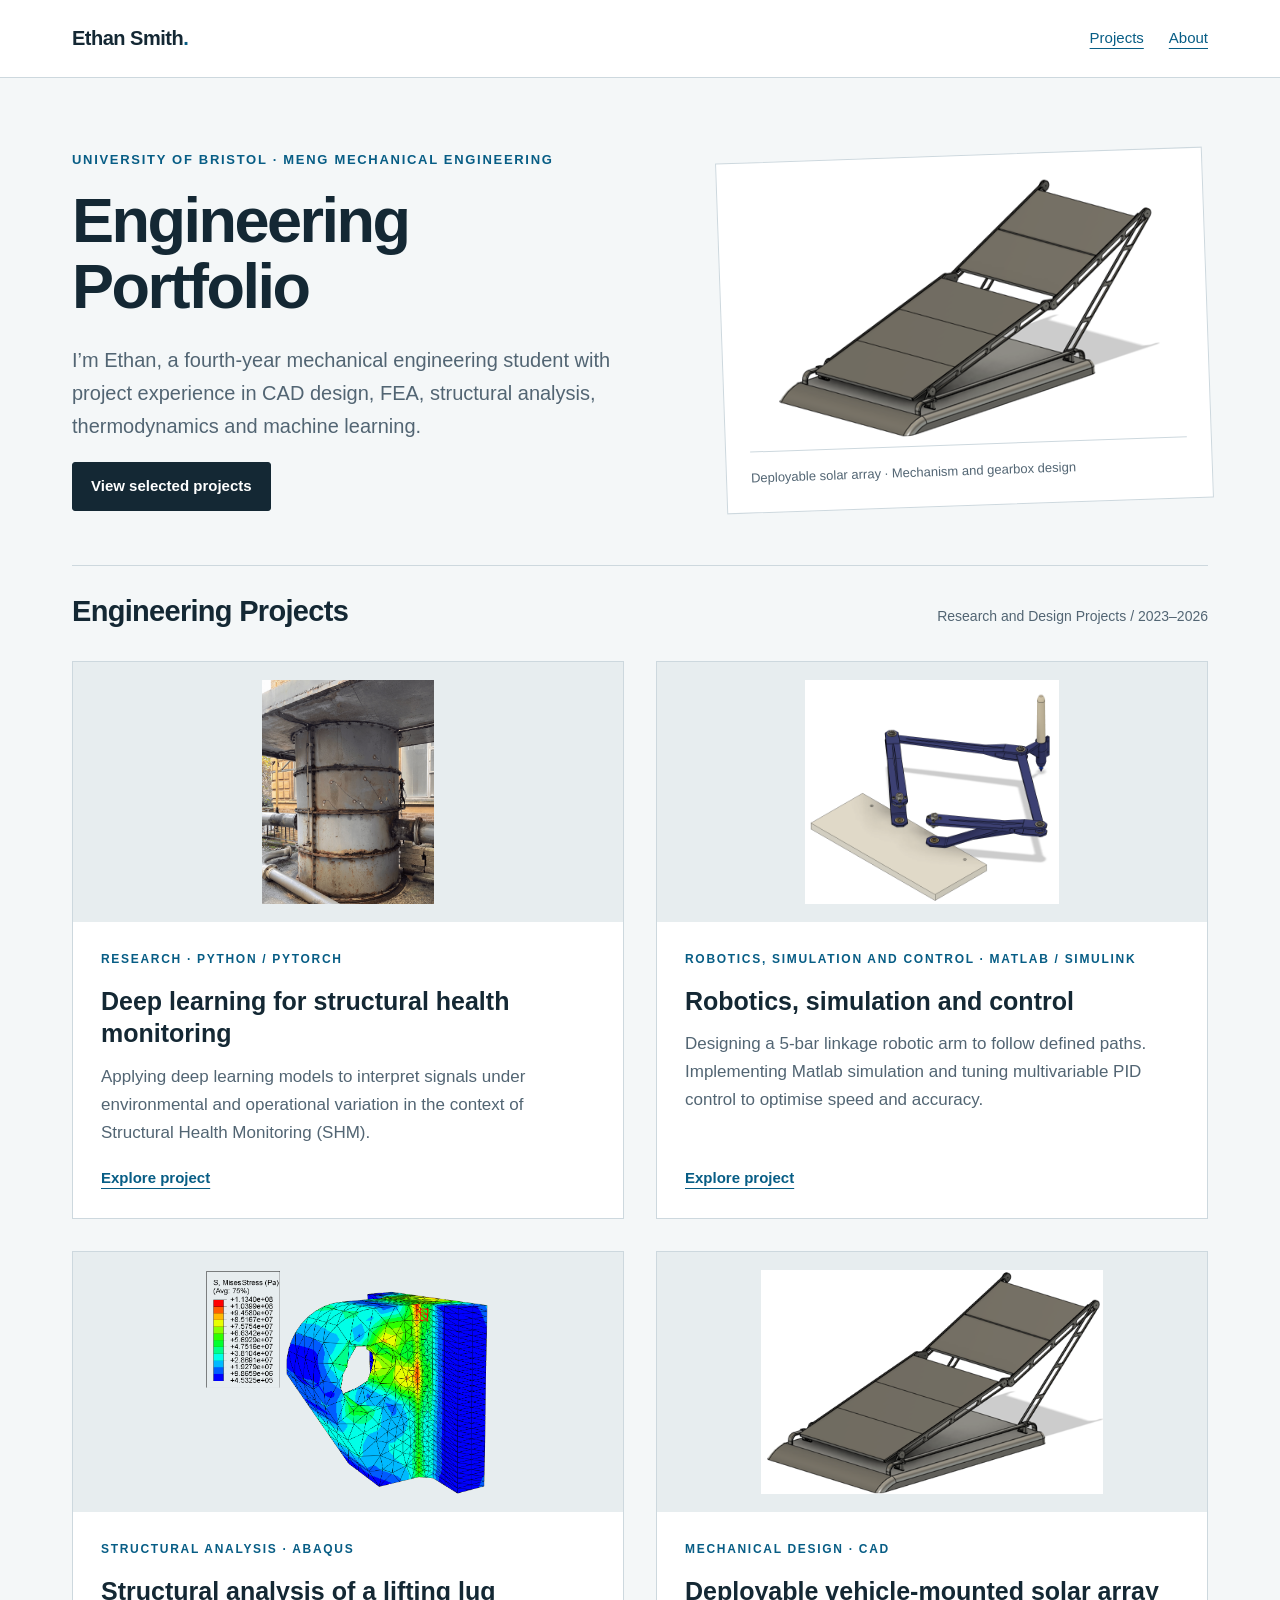
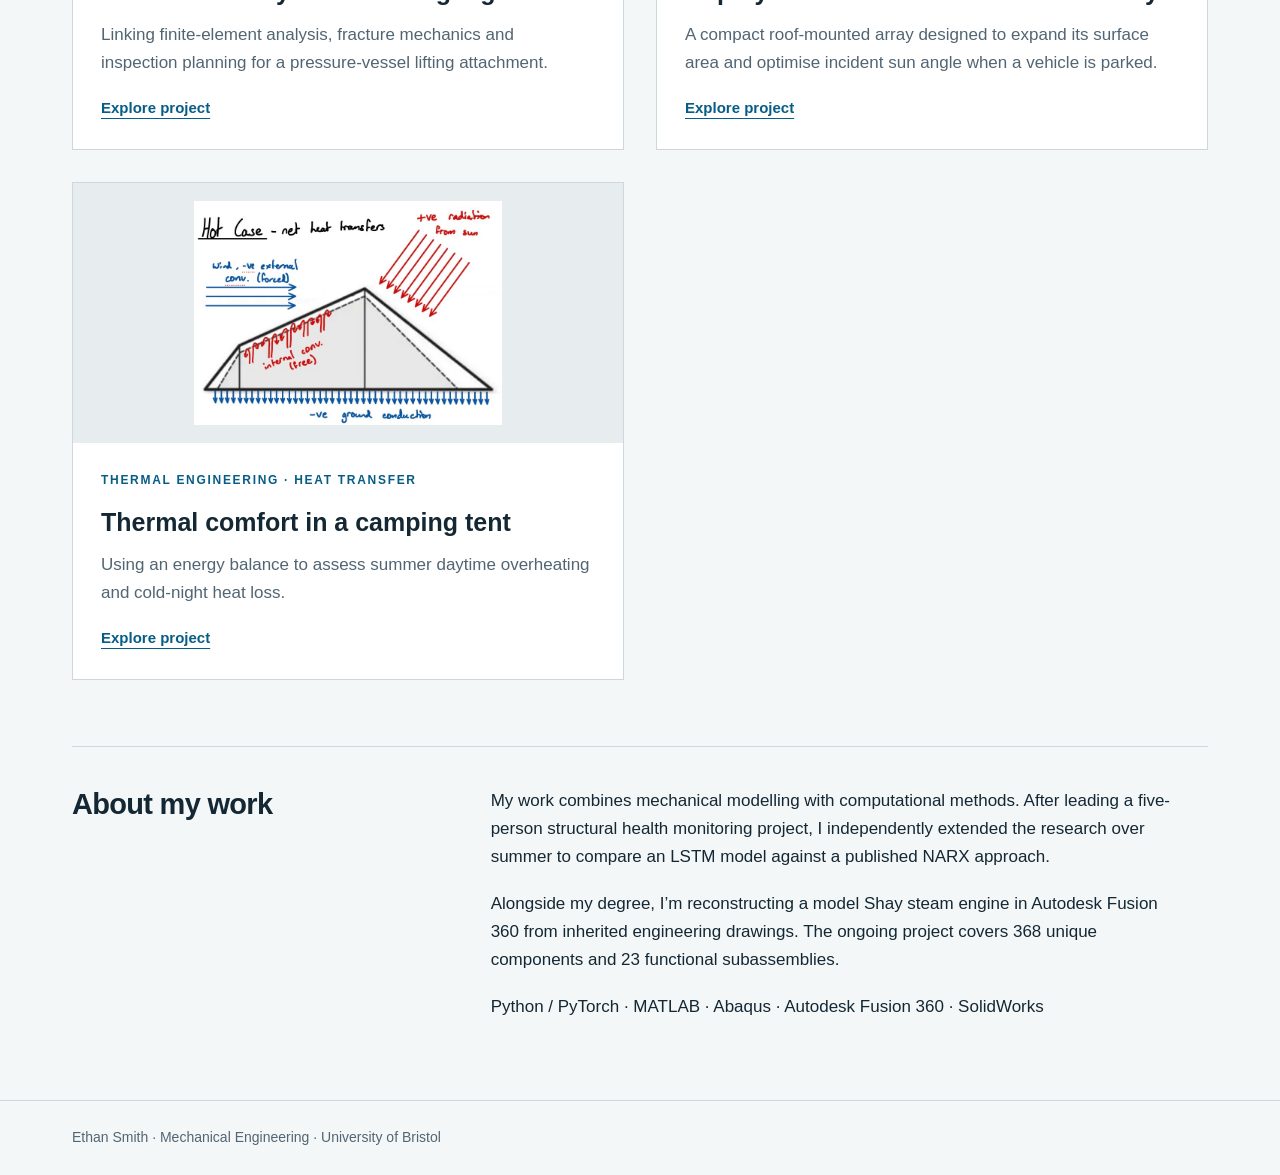
<file: docs/index.html>
<!doctype html>
<html lang="en">

<head>
    <meta charset="utf-8">
    <meta name="viewport" content="width=device-width,initial-scale=1">

    <meta
        name="description"
        content="Mechanical engineering projects by Ethan Smith: structural health monitoring, mechanical design, finite-element analysis and heat transfer."
    >

    <meta name="theme-color" content="#142834">

    <title>Engineering portfolio | Ethan Smith</title>

    <link rel="stylesheet" href="style.css">
</head>

<body>

    <a class="skip" href="#main">Skip to content</a>

    <header>
        <div class="bar">

            <a class="brand" href="index.html">
                Ethan Smith<span aria-hidden="true" style="color:#075d85">.</span>
            </a>

            <nav aria-label="Main navigation">
                <a href="index.html#projects">Projects</a>
                <a href="index.html#about">About</a>
            </nav>

        </div>
    </header>

    <main id="main" class="wrap">

        <!-- Hero Section -->
        <section class="hero">

            <div>
                <p class="eyebrow">
                    University of Bristol · MEng Mechanical Engineering
                </p>

                <h1>
                    Engineering <br>
                    Portfolio
                </h1>

                <p class="lead">
                    I’m Ethan, a fourth-year mechanical engineering student
                    with project experience in CAD design, FEA, structural analysis,
                    thermodynamics and machine learning.
                </p>

                <a class="button" href="#projects">
                    View selected projects
                </a>
            </div>

            <figure class="hero-figure">

                <img
                    src="assets/slide2-image0.png"
                    alt="Deployed vehicle-mounted solar array CAD model"
                >

                <figcaption>
                    Deployable solar array · Mechanism and gearbox design
                </figcaption>

            </figure>

        </section>


        <!-- Projects Section -->
        <section id="projects">

            <div class="section-heading">

                <h2>Engineering Projects</h2>

                <span>
                    Research and Design Projects / 2023–2026
                </span>

            </div>


            <div class="grid">

                <!-- Structural Health Monitoring -->
                <article class="card">

                    <a
                        class="picture"
                        href="shm.html"
                        tabindex="-1"
                        aria-hidden="true"
                    >
                        <img
                            src="assets/slide5-image0.png"
                            alt=""
                            loading="lazy"
                        >
                    </a>

                    <div class="card-body">

                        <p class="eyebrow">
                            Research · Python / PyTorch
                        </p>

                        <h3>
                            <a href="shm.html">
                                Deep learning for structural health monitoring
                            </a>
                        </h3>

                        <p>
                            Applying deep learning models to interpret signals under environmental and
                            operational variation in the context of Structural Health Monitoring (SHM).
                        </p>

                        <a class="card-link" href="shm.html">
                            Explore project

                            <span class="sr-only" hidden>
                                Deep learning for structural health monitoring
                            </span>
                        </a>

                    </div>

                </article>


                <!-- Robot Arm -->
                <article class="card">

                    <a
                        class="picture"
                        href="robot-arm.html"
                        tabindex="-1"
                        aria-hidden="true"
                    >
                        <img
                            src="assets/slide6-image0.png"
                            alt=""
                            loading="lazy"
                        >
                    </a>

                    <div class="card-body">

                        <p class="eyebrow">
                            Robotics, Simulation and Control · Matlab / Simulink
                        </p>

                        <h3>
                            <a href="robot-arm.html">
                                Robotics, simulation and control
                            </a>
                        </h3>

                        <p>
                            Designing a 5-bar linkage robotic arm to follow defined paths. Implementing
                            Matlab simulation and tuning multivariable PID control to optimise speed and accuracy.
                        </p>

                        <a class="card-link" href="robot-arm.html">
                            Explore project

                            <span class="sr-only" hidden>
                                Robotics, simulation and control
                            </span>
                        </a>

                    </div>

                </article>


                <!-- Lifting Lug -->
                <article class="card">

                    <a
                        class="picture"
                        href="lifting-lug.html"
                        tabindex="-1"
                        aria-hidden="true"
                    >
                        <img
                            src="assets/slide4-image3.png"
                            alt=""
                            loading="lazy"
                        >
                    </a>

                    <div class="card-body">

                        <p class="eyebrow">
                            Structural analysis · Abaqus
                        </p>

                        <h3>
                            <a href="lifting-lug.html">
                                Structural analysis of a lifting lug
                            </a>
                        </h3>

                        <p>
                            Linking finite-element analysis, fracture mechanics
                            and inspection planning for a pressure-vessel lifting
                            attachment.
                        </p>

                        <a class="card-link" href="lifting-lug.html">
                            Explore project

                            <span class="sr-only" hidden>
                                Structural analysis of a lifting lug
                            </span>
                        </a>

                    </div>

                </article>

                
                <!-- Solar Array -->
                <article class="card">

                    <a
                        class="picture"
                        href="solar-array.html"
                        tabindex="-1"
                        aria-hidden="true"
                    >
                        <img
                            src="assets/slide2-image0.png"
                            alt=""
                            loading="lazy"
                        >
                    </a>

                    <div class="card-body">

                        <p class="eyebrow">
                            Mechanical design · CAD
                        </p>

                        <h3>
                            <a href="solar-array.html">
                                Deployable vehicle-mounted solar array
                            </a>
                        </h3>

                        <p>
                            A compact roof-mounted array designed to expand its
                            surface area and optimise incident sun angle when a
                            vehicle is parked.
                        </p>

                        <a class="card-link" href="solar-array.html">
                            Explore project

                            <span class="sr-only" hidden>
                                Deployable vehicle-mounted solar array
                            </span>
                        </a>

                    </div>

                </article>


                <!-- Thermal Comfort -->
                <article class="card">

                    <a
                        class="picture"
                        href="thermal-comfort.html"
                        tabindex="-1"
                        aria-hidden="true"
                    >
                        <img
                            src="assets/slide3-image5.jpeg"
                            alt=""
                            loading="lazy"
                        >
                    </a>

                    <div class="card-body">

                        <p class="eyebrow">
                            Thermal engineering · Heat transfer
                        </p>

                        <h3>
                            <a href="thermal-comfort.html">
                                Thermal comfort in a camping tent
                            </a>
                        </h3>

                        <p>
                            Using an energy balance to assess summer daytime
                            overheating and cold-night heat loss.
                        </p>

                        <a class="card-link" href="thermal-comfort.html">
                            Explore project

                            <span class="sr-only" hidden>
                                Thermal comfort in a camping tent
                            </span>
                        </a>

                    </div>

                </article>

            </div>

        </section>


        <!-- About Section -->
        <section class="about" id="about">

            <h2>About my work</h2>

            <div>

                <p>
                    My work combines mechanical modelling with computational
                    methods. After leading a five-person structural health monitoring
                    project, I independently extended the research over summer to
                    compare an LSTM model against a published NARX approach.
                </p>

                <p>
                    Alongside my degree, I’m reconstructing a model Shay steam
                    engine in Autodesk Fusion 360 from inherited engineering
                    drawings. The ongoing project covers 368 unique components
                    and 23 functional subassemblies.
                </p>

                <p>
                    Python / PyTorch · MATLAB · Abaqus · Autodesk Fusion 360 · SolidWorks
                </p>

            </div>

        </section>

    </main>


    <footer>
        <div class="wrap">
            Ethan Smith · Mechanical Engineering · University of Bristol
        </div>
    </footer>

</body>

</html>
</file>
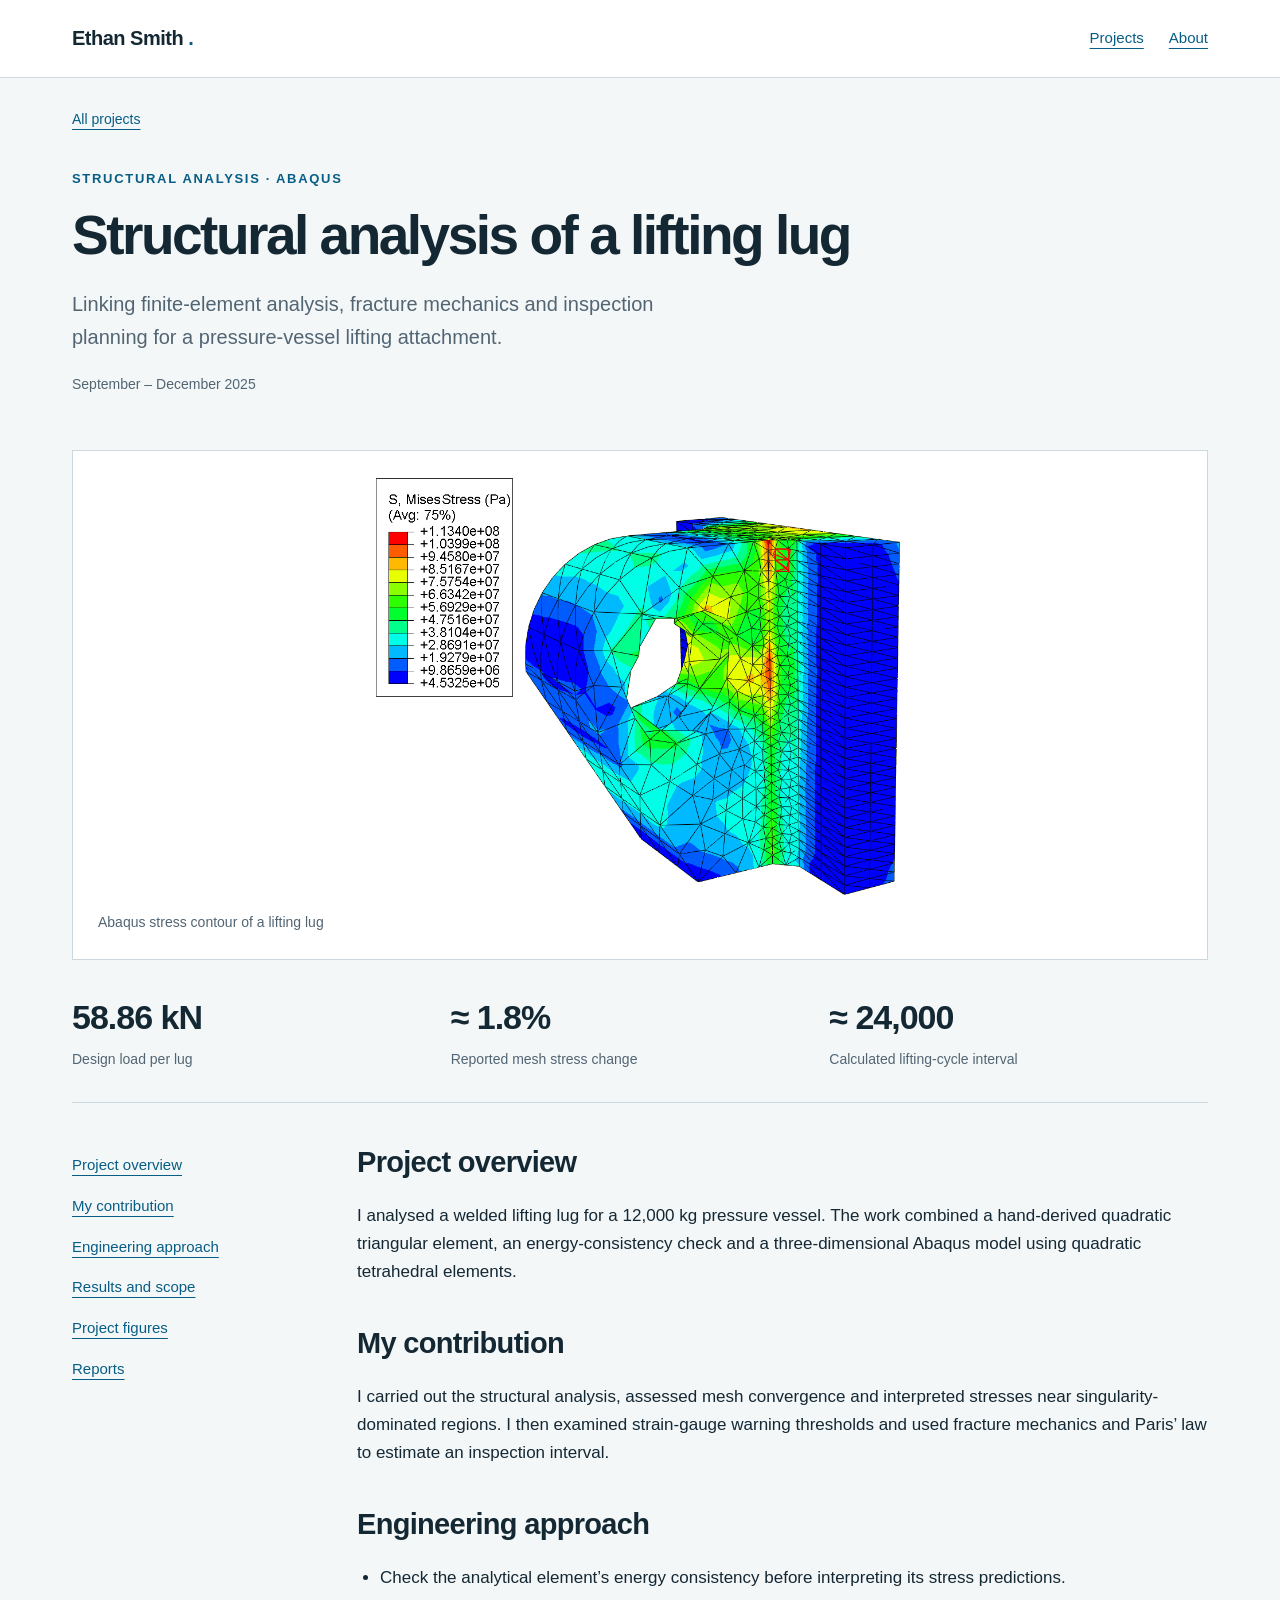
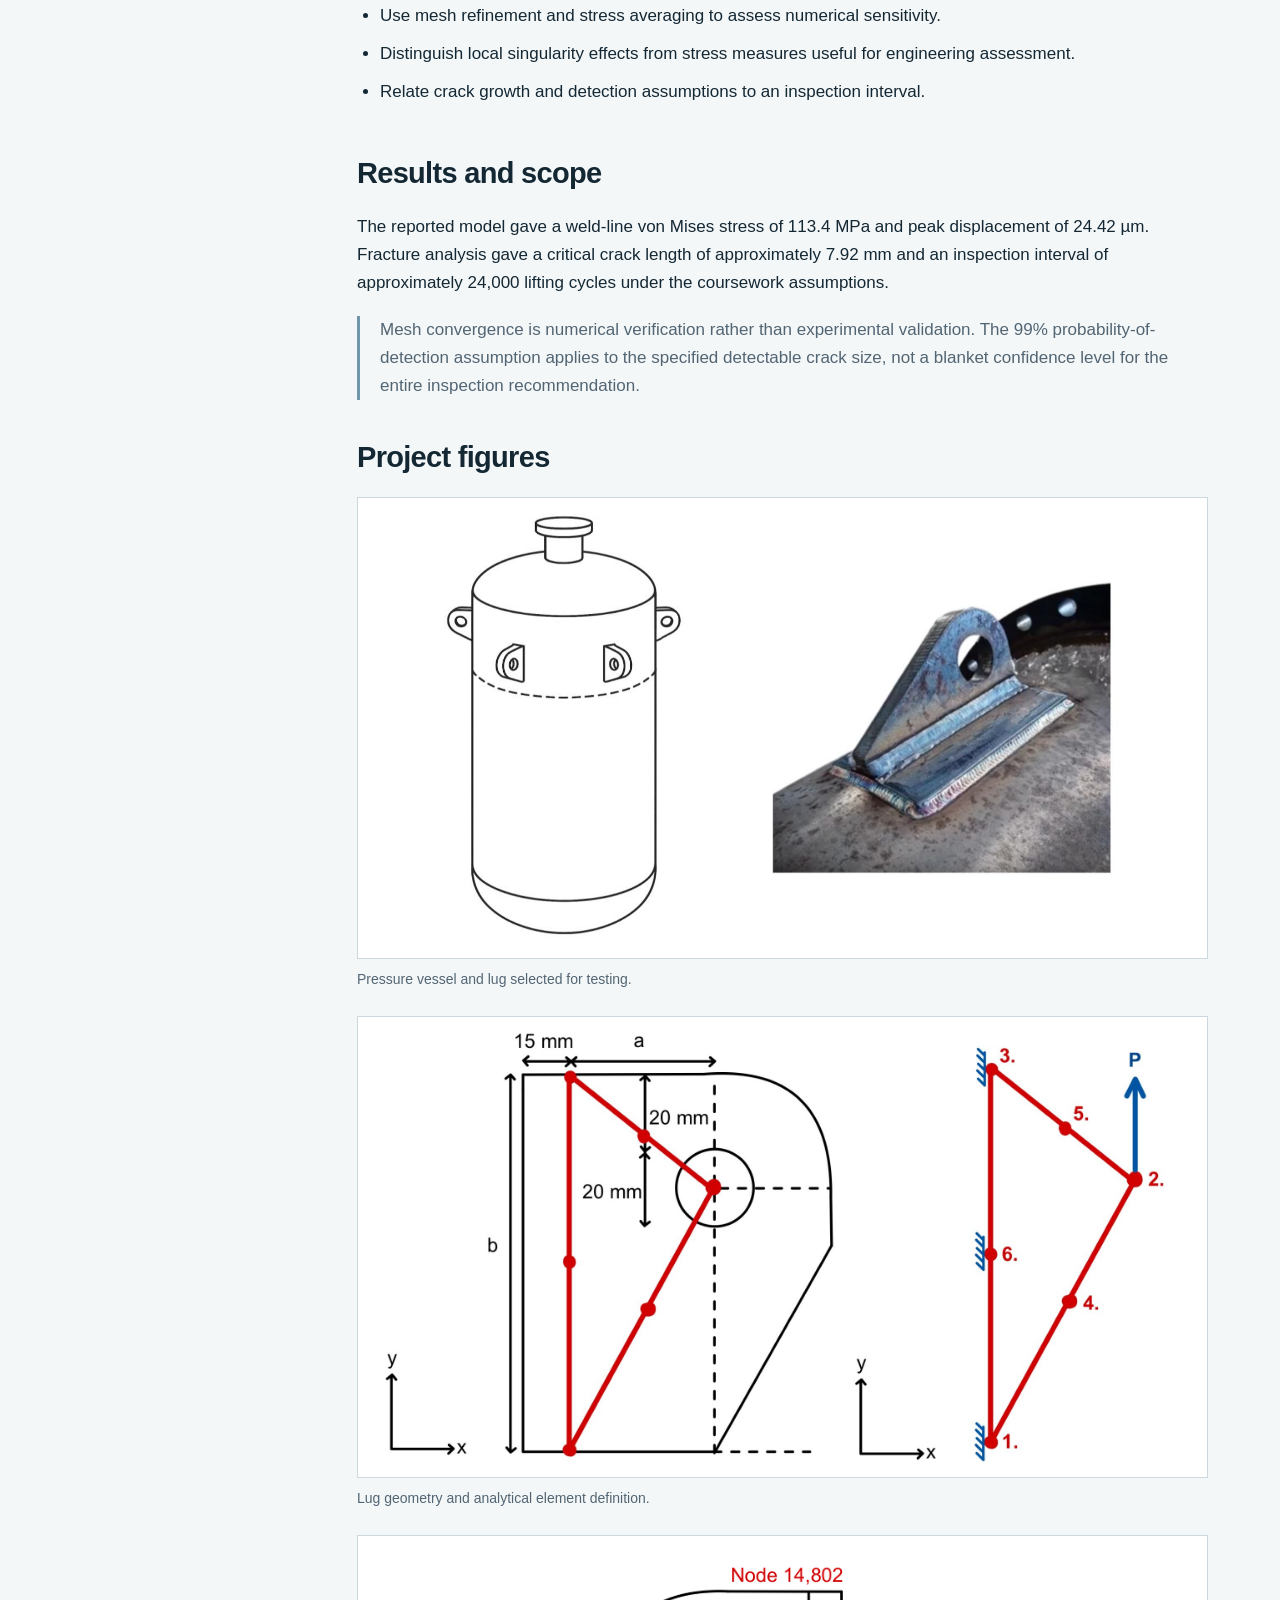
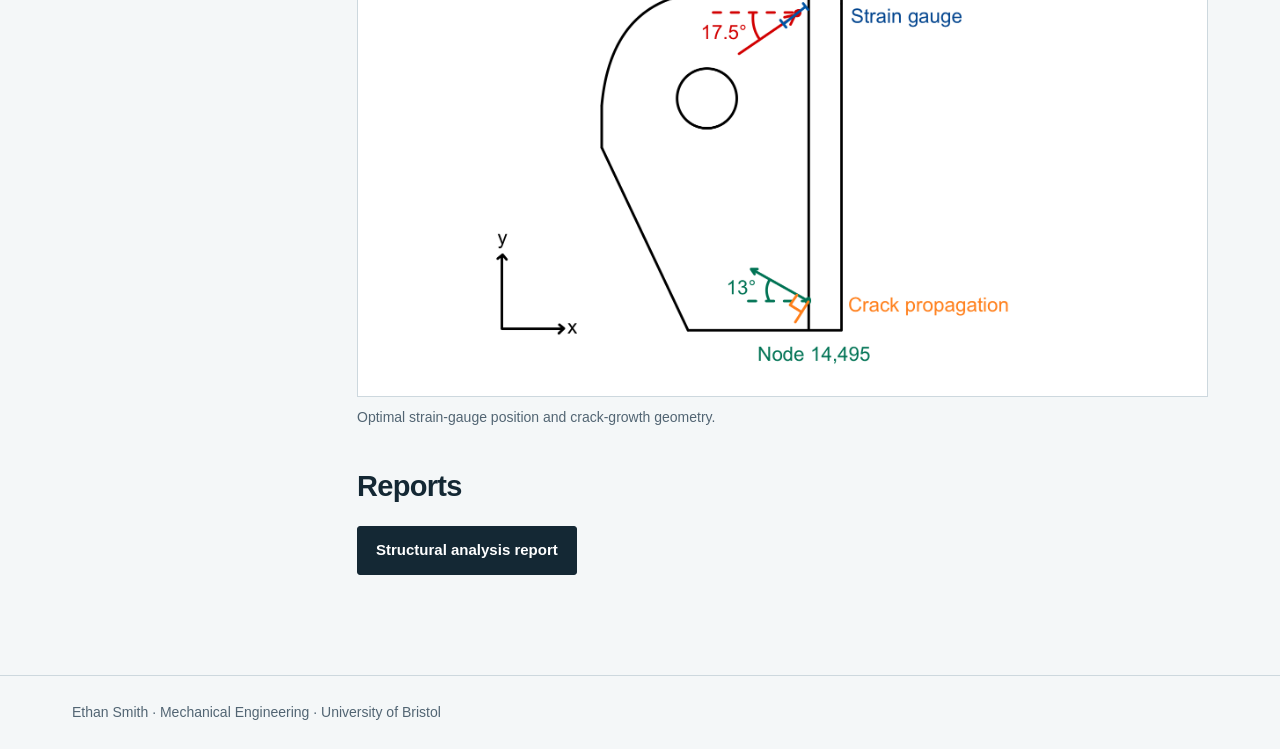
<file: docs/lifting-lug.html>
<!doctype html>
<html lang="en">
<head>
  <meta charset="utf-8">

  <meta
    name="viewport"
    content="width=device-width,initial-scale=1"
  >

  <meta
    name="description"
    content="Linking finite-element analysis, fracture mechanics and inspection planning for a pressure-vessel lifting attachment."
  >

  <meta
    name="theme-color"
    content="#142834"
  >

  <title>Structural analysis of a lifting lug | Ethan Smith</title>

  <link
    rel="stylesheet"
    href="style.css"
  >
</head>

<body>

  <a
    class="skip"
    href="#main"
  >
    Skip to content
  </a>

  <header>
    <div class="bar">

      <a
        class="brand"
        href="index.html"
      >
        Ethan Smith
        <span
          aria-hidden="true"
          style="color:#075d85"
        >.</span>
      </a>

      <nav aria-label="Main navigation">
        <a href="index.html#projects">Projects</a>
        <a href="index.html#about">About</a>
      </nav>

    </div>
  </header>

  <main
    id="main"
    class="wrap"
  >

    <div class="crumb">
      <a href="index.html#projects">All projects</a>
    </div>

    <div class="project-intro">

      <p class="eyebrow">
        Structural analysis · Abaqus
      </p>

      <h1>
        Structural analysis of a lifting lug
      </h1>

      <p class="lead">
        Linking finite-element analysis, fracture mechanics and inspection
        planning for a pressure-vessel lifting attachment.
      </p>

      <p class="date">
        September – December 2025
      </p>

    </div>

    <figure class="project-image">

      <img
        src="assets/slide4-image3.png"
        alt="Abaqus stress contour of a lifting lug"
      >

      <figcaption>
        Abaqus stress contour of a lifting lug
      </figcaption>

    </figure>

    <div class="metrics">

      <div class="metric">
        <strong>58.86 kN</strong>
        <span>Design load per lug</span>
      </div>

      <div class="metric">
        <strong>≈ 1.8%</strong>
        <span>Reported mesh stress change</span>
      </div>

      <div class="metric">
        <strong>≈ 24,000</strong>
        <span>Calculated lifting-cycle interval</span>
      </div>

    </div>

    <div class="details">

      <aside
        class="contents"
        aria-label="On this page"
      >
        <a href="#overview">Project overview</a>
        <a href="#contribution">My contribution</a>
        <a href="#approach">Engineering approach</a>
        <a href="#results">Results and scope</a>
        <a href="#figures">Project figures</a>
        <a href="#reports">Reports</a>
      </aside>

      <div class="copy">

        <section id="overview">

          <h2>Project overview</h2>

          <p>
            I analysed a welded lifting lug for a 12,000 kg pressure vessel.
            The work combined a hand-derived quadratic triangular element,
            an energy-consistency check and a three-dimensional Abaqus model
            using quadratic tetrahedral elements.
          </p>

        </section>

        <section id="contribution">

          <h2>My contribution</h2>

          <p>
            I carried out the structural analysis, assessed mesh convergence
            and interpreted stresses near singularity-dominated regions.
            I then examined strain-gauge warning thresholds and used fracture
            mechanics and Paris’ law to estimate an inspection interval.
          </p>

        </section>

        <section id="approach">

          <h2>Engineering approach</h2>

          <ul>
            <li>
              Check the analytical element’s energy consistency before
              interpreting its stress predictions.
            </li>

            <li>
              Use mesh refinement and stress averaging to assess numerical
              sensitivity.
            </li>

            <li>
              Distinguish local singularity effects from stress measures useful
              for engineering assessment.
            </li>

            <li>
              Relate crack growth and detection assumptions to an inspection
              interval.
            </li>
          </ul>

        </section>

        <section id="results">

          <h2>Results and scope</h2>

          <p>
            The reported model gave a weld-line von Mises stress of 113.4 MPa
            and peak displacement of 24.42 µm. Fracture analysis gave a critical
            crack length of approximately 7.92 mm and an inspection interval of
            approximately 24,000 lifting cycles under the coursework assumptions.
          </p>

          <p class="note">
            Mesh convergence is numerical verification rather than experimental
            validation. The 99% probability-of-detection assumption applies to
            the specified detectable crack size, not a blanket confidence level
            for the entire inspection recommendation.
          </p>

        </section>

        <section id="figures">

          <h2>Project figures</h2>

          <div class="gallery">

            <figure>

              <a
                href="assets/slide4-image4.png"
                aria-label="Open full-size figure: Pressure vessel and lug selected for testing."
              >
                <img
                  loading="lazy"
                  src="assets/slide4-image4.png"
                  alt="Pressure vessel and lug selected for testing."
                >
              </a>

              <figcaption>
                Pressure vessel and lug selected for testing.
              </figcaption>

            </figure>

            <figure>

              <a
                href="assets/slide4-image2.jpeg"
                aria-label="Open full-size figure: Lug geometry and analytical element definition."
              >
                <img
                  loading="lazy"
                  src="assets/slide4-image2.jpeg"
                  alt="Lug geometry and analytical element definition."
                >
              </a>

              <figcaption>
                Lug geometry and analytical element definition.
              </figcaption>

            </figure>

            <figure>

              <a
                href="assets/slide4-image1.jpeg"
                aria-label="Open full-size figure: Optimal strain-gauge position and crack-growth geometry."
              >
                <img
                  loading="lazy"
                  src="assets/slide4-image1.jpeg"
                  alt="Optimal strain-gauge position and crack-growth geometry."
                >
              </a>

              <figcaption>
                Optimal strain-gauge position and crack-growth geometry.
              </figcaption>

            </figure>

          </div>

        </section>

        <section id="reports">

          <h2>Reports</h2>

          <div class="report-list">
            <a
              class="button"
              href="report-lifting-lug-report.html"
            >
              Structural analysis report
            </a>
          </div>

        </section>

      </div>
    </div>

  </main>

  <footer>
    <div class="wrap">
      Ethan Smith · Mechanical Engineering · University of Bristol
    </div>
  </footer>

</body>
</html>
</file>
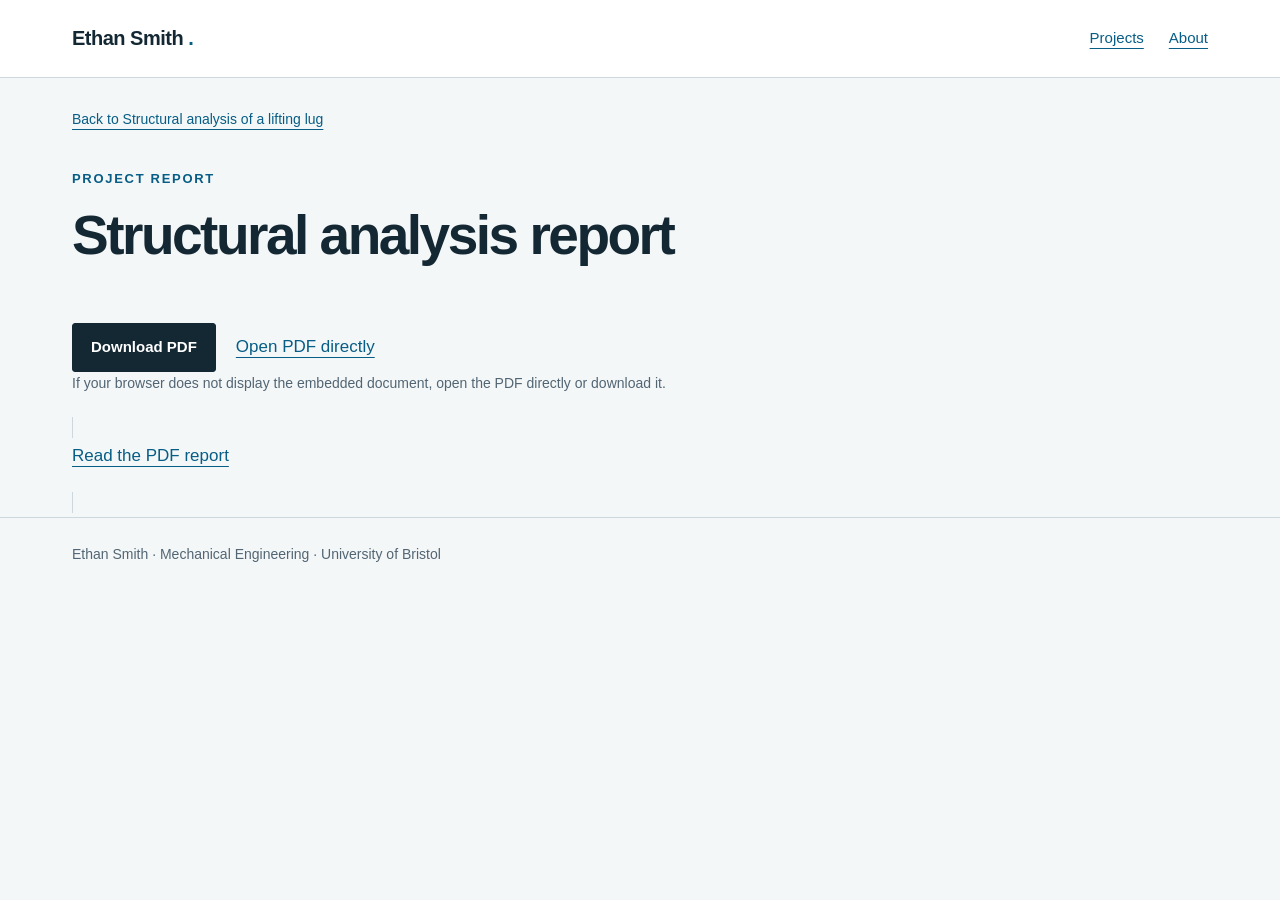
<file: docs/report-lifting-lug-report.html>
<!doctype html>
<html lang="en">

<head>
  <meta charset="utf-8">

  <meta
    name="viewport"
    content="width=device-width,initial-scale=1"
  >

  <meta
    name="description"
    content="Structural analysis of a lifting lug"
  >

  <meta
    name="theme-color"
    content="#142834"
  >

  <title>Structural analysis report | Ethan Smith</title>

  <link
    rel="stylesheet"
    href="style.css"
  >
</head>

<body>

  <a
    class="skip"
    href="#main"
  >
    Skip to content
  </a>

  <header>
    <div class="bar">

      <a
        class="brand"
        href="index.html"
      >
        Ethan Smith
        <span
          aria-hidden="true"
          style="color:#075d85"
        >.</span>
      </a>

      <nav aria-label="Main navigation">
        <a href="index.html#projects">Projects</a>
        <a href="index.html#about">About</a>
      </nav>

    </div>
  </header>

  <main
    id="main"
    class="wrap"
  >

    <div class="crumb">
      <a href="lifting-lug.html">
        Back to Structural analysis of a lifting lug
      </a>
    </div>

    <div class="project-intro">

      <p class="eyebrow">
        Project report
      </p>

      <h1>
        Structural analysis report
      </h1>

    </div>

    <div class="reader-toolbar">

      <a
        class="button"
        href="reports/lifting-lug-report.pdf"
        download
      >
        Download PDF
      </a>

      <a href="reports/lifting-lug-report.pdf">
        Open PDF directly
      </a>

    </div>

    <p class="date">
      If your browser does not display the embedded document, open the PDF
      directly or download it.
    </p>

    <object
      class="reader"
      data="reports/lifting-lug-report.pdf"
      type="application/pdf"
      aria-label="Structural analysis report"
    >

      <p>
        <a href="reports/lifting-lug-report.pdf">
          Read the PDF report
        </a>
      </p>

    </object>

  </main>

  <footer>
    <div class="wrap">
      Ethan Smith · Mechanical Engineering · University of Bristol
    </div>
  </footer>

</body>

</html>
</file>
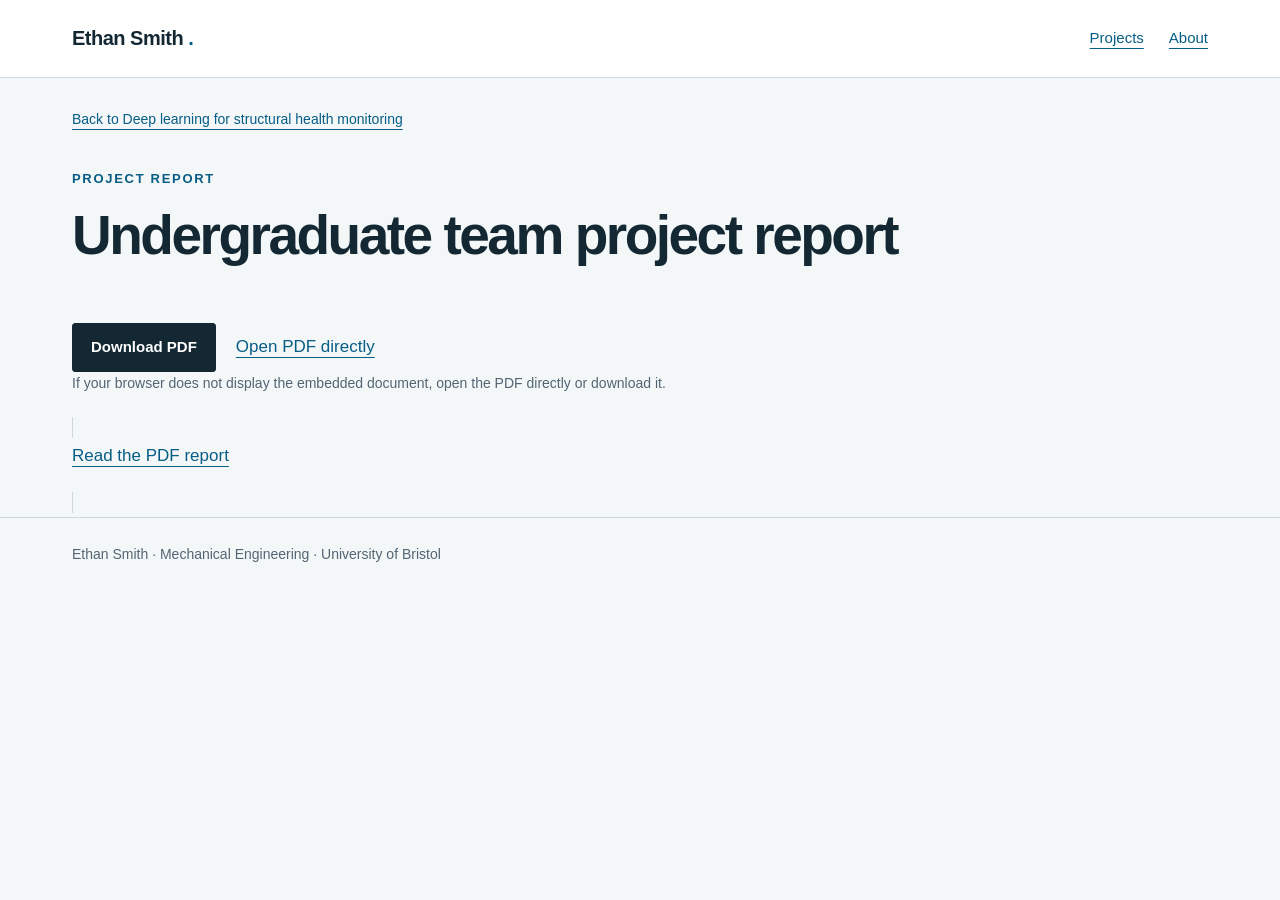
<file: docs/report-shm-report.html>
<!doctype html>
<html lang="en">

<head>
  <meta charset="utf-8">

  <meta
    name="viewport"
    content="width=device-width,initial-scale=1"
  >

  <meta
    name="description"
    content="Deep learning for structural health monitoring"
  >

  <meta
    name="theme-color"
    content="#142834"
  >

  <title>Undergraduate team project report | Ethan Smith</title>

  <link
    rel="stylesheet"
    href="style.css"
  >
</head>

<body>

  <a
    class="skip"
    href="#main"
  >
    Skip to content
  </a>

  <header>
    <div class="bar">

      <a
        class="brand"
        href="index.html"
      >
        Ethan Smith
        <span
          aria-hidden="true"
          style="color:#075d85"
        >.</span>
      </a>

      <nav aria-label="Main navigation">
        <a href="index.html#projects">Projects</a>
        <a href="index.html#about">About</a>
      </nav>

    </div>
  </header>

  <main
    id="main"
    class="wrap"
  >

    <div class="crumb">
      <a href="shm.html">
        Back to Deep learning for structural health monitoring
      </a>
    </div>

    <div class="project-intro">

      <p class="eyebrow">
        Project report
      </p>

      <h1>
        Undergraduate team project report
      </h1>

    </div>

    <div class="reader-toolbar">

      <a
        class="button"
        href="reports/shm-report.pdf"
        download
      >
        Download PDF
      </a>

      <a href="reports/shm-report.pdf">
        Open PDF directly
      </a>

    </div>

    <p class="date">
      If your browser does not display the embedded document, open the PDF
      directly or download it.
    </p>

    <object
      class="reader"
      data="reports/shm-report.pdf"
      type="application/pdf"
      aria-label="Undergraduate team project report"
    >

      <p>
        <a href="reports/shm-report.pdf">
          Read the PDF report
        </a>
      </p>

    </object>

  </main>

  <footer>
    <div class="wrap">
      Ethan Smith · Mechanical Engineering · University of Bristol
    </div>
  </footer>

</body>

</html>
</file>
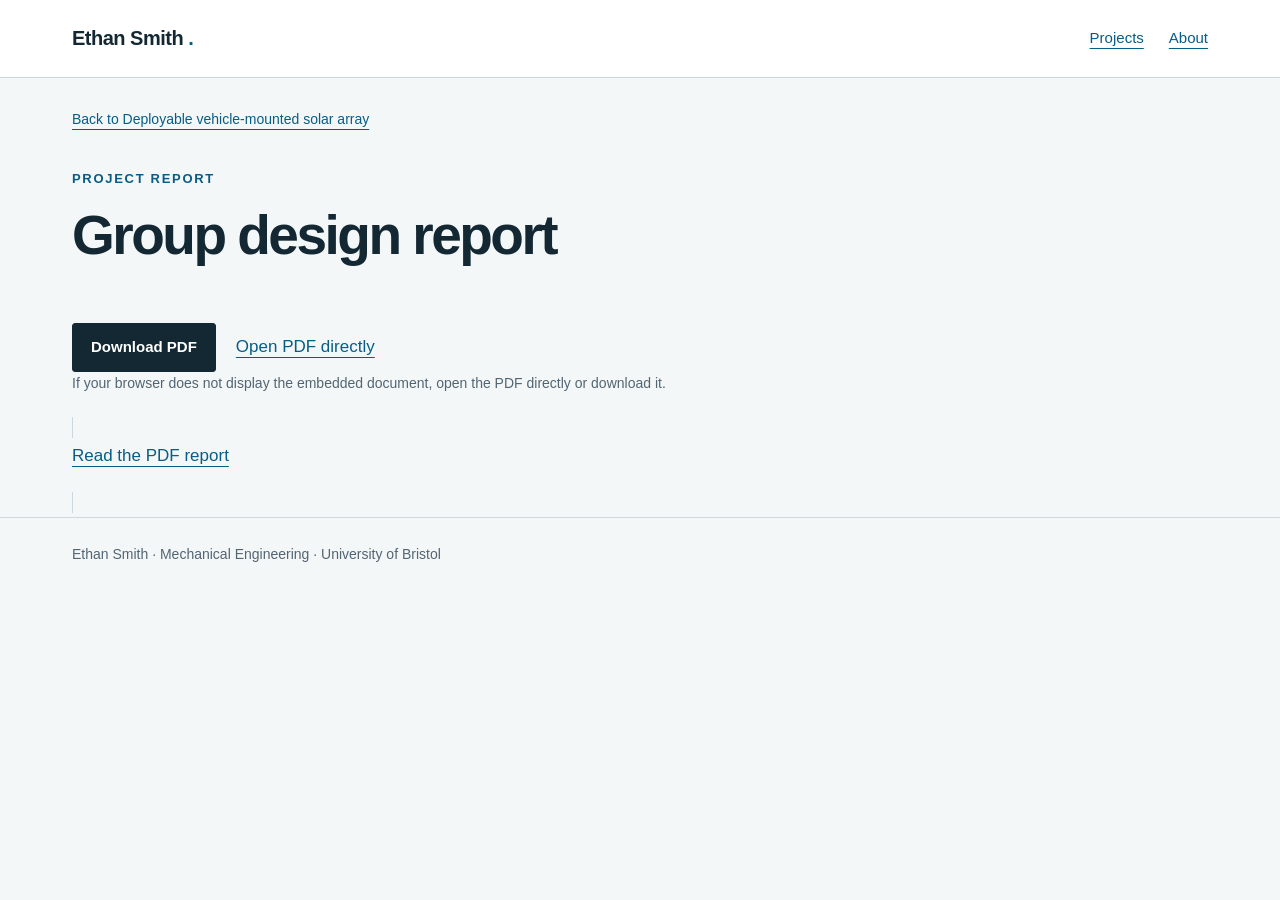
<file: docs/report-solar-group-report.html>
<!doctype html>
<html lang="en">

<head>
  <meta charset="utf-8">

  <meta
    name="viewport"
    content="width=device-width,initial-scale=1"
  >

  <meta
    name="description"
    content="Deployable vehicle-mounted solar array"
  >

  <meta
    name="theme-color"
    content="#142834"
  >

  <title>Group design report | Ethan Smith</title>

  <link
    rel="stylesheet"
    href="style.css"
  >
</head>

<body>

  <a
    class="skip"
    href="#main"
  >
    Skip to content
  </a>

  <header>
    <div class="bar">

      <a
        class="brand"
        href="index.html"
      >
        Ethan Smith
        <span
          aria-hidden="true"
          style="color:#075d85"
        >.</span>
      </a>

      <nav aria-label="Main navigation">
        <a href="index.html#projects">Projects</a>
        <a href="index.html#about">About</a>
      </nav>

    </div>
  </header>

  <main
    id="main"
    class="wrap"
  >

    <div class="crumb">
      <a href="solar-array.html">
        Back to Deployable vehicle-mounted solar array
      </a>
    </div>

    <div class="project-intro">

      <p class="eyebrow">
        Project report
      </p>

      <h1>
        Group design report
      </h1>

    </div>

    <div class="reader-toolbar">

      <a
        class="button"
        href="reports/solar-group-report.pdf"
        download
      >
        Download PDF
      </a>

      <a href="reports/solar-group-report.pdf">
        Open PDF directly
      </a>

    </div>

    <p class="date">
      If your browser does not display the embedded document, open the PDF
      directly or download it.
    </p>

    <object
      class="reader"
      data="reports/solar-group-report.pdf"
      type="application/pdf"
      aria-label="Group design report"
    >

      <p>
        <a href="reports/solar-group-report.pdf">
          Read the PDF report
        </a>
      </p>

    </object>

  </main>

  <footer>
    <div class="wrap">
      Ethan Smith · Mechanical Engineering · University of Bristol
    </div>
  </footer>

</body>

</html>
</file>
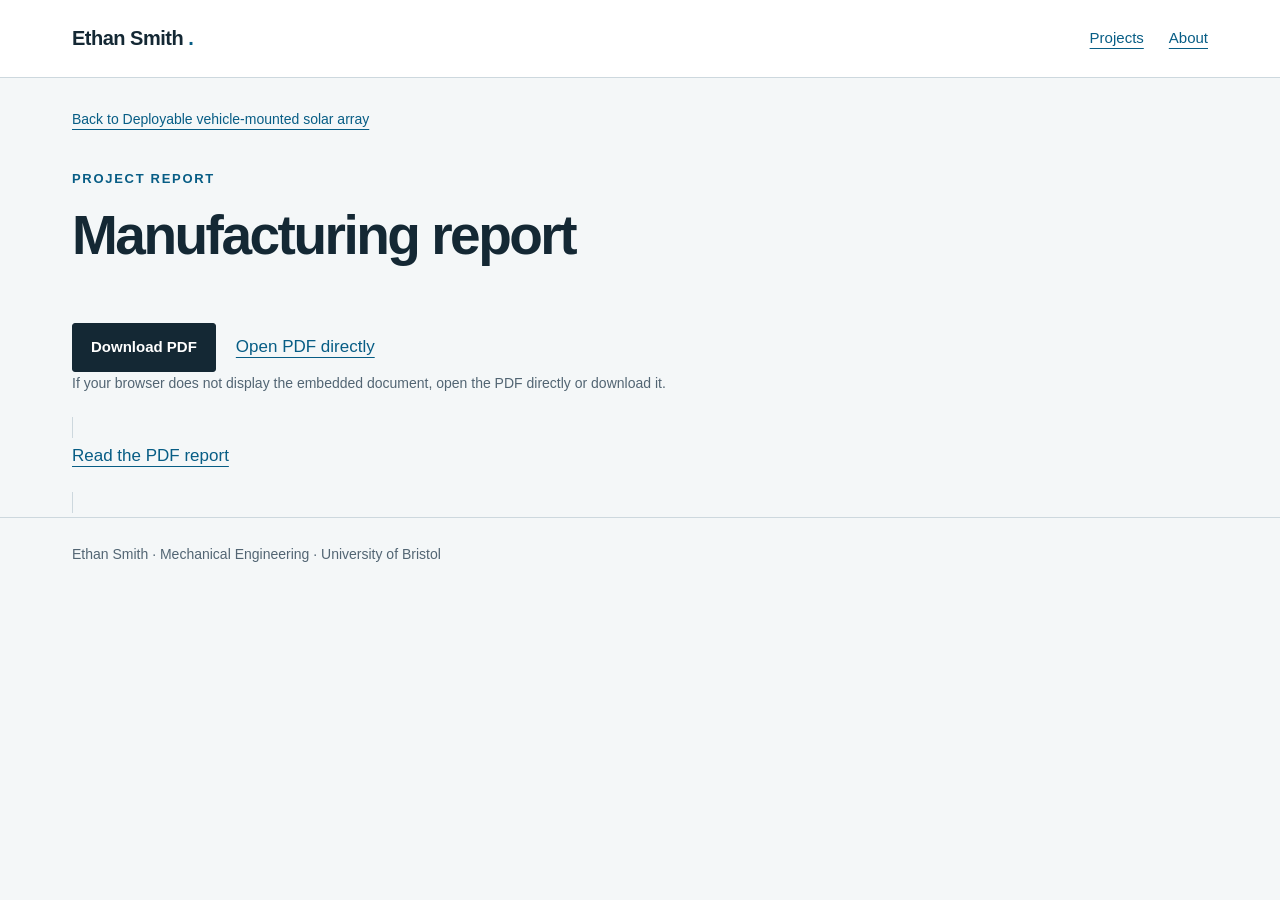
<file: docs/report-solar-manufacturing-report.html>
<!doctype html>
<html lang="en">

<head>
  <meta charset="utf-8">

  <meta
    name="viewport"
    content="width=device-width,initial-scale=1"
  >

  <meta
    name="description"
    content="Deployable vehicle-mounted solar array"
  >

  <meta
    name="theme-color"
    content="#142834"
  >

  <title>Manufacturing report | Ethan Smith</title>

  <link
    rel="stylesheet"
    href="style.css"
  >
</head>

<body>

  <a
    class="skip"
    href="#main"
  >
    Skip to content
  </a>

  <header>
    <div class="bar">

      <a
        class="brand"
        href="index.html"
      >
        Ethan Smith
        <span
          aria-hidden="true"
          style="color:#075d85"
        >.</span>
      </a>

      <nav aria-label="Main navigation">
        <a href="index.html#projects">Projects</a>
        <a href="index.html#about">About</a>
      </nav>

    </div>
  </header>

  <main
    id="main"
    class="wrap"
  >

    <div class="crumb">
      <a href="solar-array.html">
        Back to Deployable vehicle-mounted solar array
      </a>
    </div>

    <div class="project-intro">

      <p class="eyebrow">
        Project report
      </p>

      <h1>
        Manufacturing report
      </h1>

    </div>

    <div class="reader-toolbar">

      <a
        class="button"
        href="reports/solar-manufacturing-report.pdf"
        download
      >
        Download PDF
      </a>

      <a href="reports/solar-manufacturing-report.pdf">
        Open PDF directly
      </a>

    </div>

    <p class="date">
      If your browser does not display the embedded document, open the PDF
      directly or download it.
    </p>

    <object
      class="reader"
      data="reports/solar-manufacturing-report.pdf"
      type="application/pdf"
      aria-label="Manufacturing report"
    >

      <p>
        <a href="reports/solar-manufacturing-report.pdf">
          Read the PDF report
        </a>
      </p>

    </object>

  </main>

  <footer>
    <div class="wrap">
      Ethan Smith · Mechanical Engineering · University of Bristol
    </div>
  </footer>

</body>

</html>
</file>
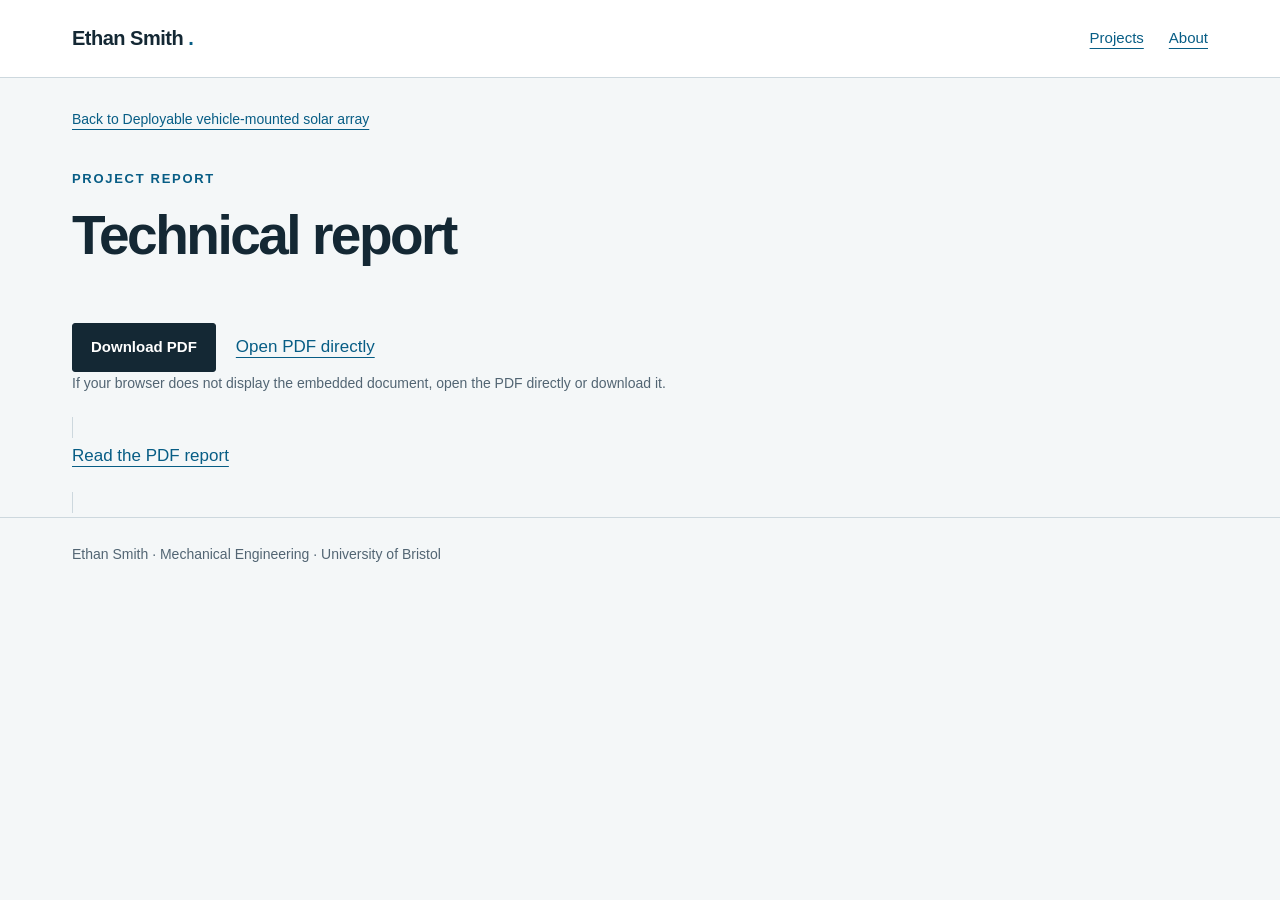
<file: docs/report-solar-technical-report.html>
<!doctype html>
<html lang="en">

<head>
  <meta charset="utf-8">

  <meta
    name="viewport"
    content="width=device-width,initial-scale=1"
  >

  <meta
    name="description"
    content="Deployable vehicle-mounted solar array"
  >

  <meta
    name="theme-color"
    content="#142834"
  >

  <title>Technical report | Ethan Smith</title>

  <link
    rel="stylesheet"
    href="style.css"
  >
</head>

<body>

  <a
    class="skip"
    href="#main"
  >
    Skip to content
  </a>

  <header>
    <div class="bar">

      <a
        class="brand"
        href="index.html"
      >
        Ethan Smith
        <span
          aria-hidden="true"
          style="color:#075d85"
        >.</span>
      </a>

      <nav aria-label="Main navigation">
        <a href="index.html#projects">Projects</a>
        <a href="index.html#about">About</a>
      </nav>

    </div>
  </header>

  <main
    id="main"
    class="wrap"
  >

    <div class="crumb">
      <a href="solar-array.html">
        Back to Deployable vehicle-mounted solar array
      </a>
    </div>

    <div class="project-intro">

      <p class="eyebrow">
        Project report
      </p>

      <h1>
        Technical report
      </h1>

    </div>

    <div class="reader-toolbar">

      <a
        class="button"
        href="reports/solar-technical-report.pdf"
        download
      >
        Download PDF
      </a>

      <a href="reports/solar-technical-report.pdf">
        Open PDF directly
      </a>

    </div>

    <p class="date">
      If your browser does not display the embedded document, open the PDF
      directly or download it.
    </p>

    <object
      class="reader"
      data="reports/solar-technical-report.pdf"
      type="application/pdf"
      aria-label="Technical report"
    >

      <p>
        <a href="reports/solar-technical-report.pdf">
          Read the PDF report
        </a>
      </p>

    </object>

  </main>

  <footer>
    <div class="wrap">
      Ethan Smith · Mechanical Engineering · University of Bristol
    </div>
  </footer>

</body>

</html>
</file>
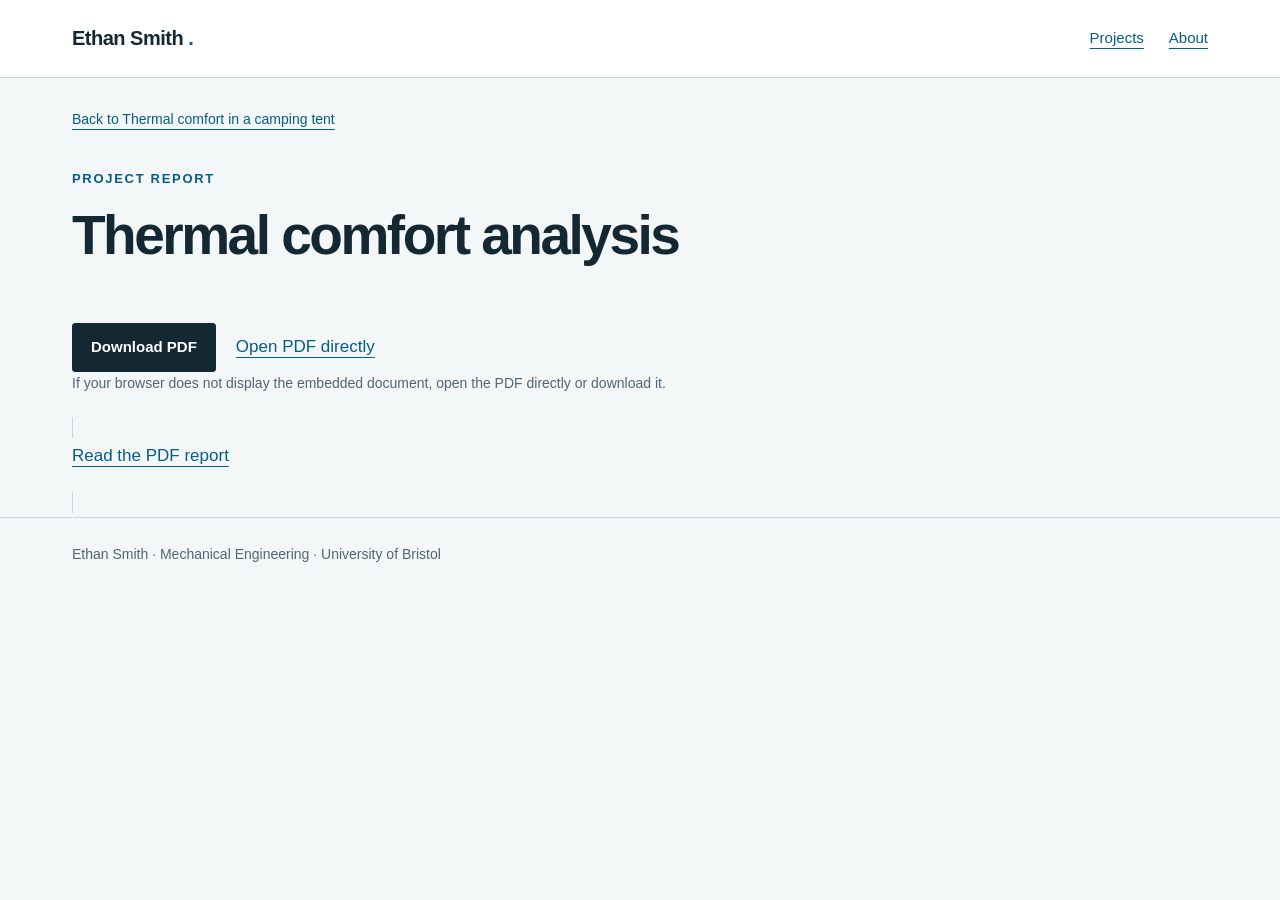
<file: docs/report-thermal-comfort-report.html>
<!doctype html>
<html lang="en">

<head>
  <meta charset="utf-8">

  <meta
    name="viewport"
    content="width=device-width,initial-scale=1"
  >

  <meta
    name="description"
    content="Thermal comfort in a camping tent"
  >

  <meta
    name="theme-color"
    content="#142834"
  >

  <title>Thermal comfort analysis | Ethan Smith</title>

  <link
    rel="stylesheet"
    href="style.css"
  >
</head>

<body>

  <a
    class="skip"
    href="#main"
  >
    Skip to content
  </a>

  <header>
    <div class="bar">

      <a
        class="brand"
        href="index.html"
      >
        Ethan Smith
        <span
          aria-hidden="true"
          style="color:#075d85"
        >.</span>
      </a>

      <nav aria-label="Main navigation">
        <a href="index.html#projects">Projects</a>
        <a href="index.html#about">About</a>
      </nav>

    </div>
  </header>

  <main
    id="main"
    class="wrap"
  >

    <div class="crumb">
      <a href="thermal-comfort.html">
        Back to Thermal comfort in a camping tent
      </a>
    </div>

    <div class="project-intro">

      <p class="eyebrow">
        Project report
      </p>

      <h1>
        Thermal comfort analysis
      </h1>

    </div>

    <div class="reader-toolbar">

      <a
        class="button"
        href="reports/thermal-comfort-report.pdf"
        download
      >
        Download PDF
      </a>

      <a href="reports/thermal-comfort-report.pdf">
        Open PDF directly
      </a>

    </div>

    <p class="date">
      If your browser does not display the embedded document, open the PDF
      directly or download it.
    </p>

    <object
      class="reader"
      data="reports/thermal-comfort-report.pdf"
      type="application/pdf"
      aria-label="Thermal comfort analysis"
    >

      <p>
        <a href="reports/thermal-comfort-report.pdf">
          Read the PDF report
        </a>
      </p>

    </object>

  </main>

  <footer>
    <div class="wrap">
      Ethan Smith · Mechanical Engineering · University of Bristol
    </div>
  </footer>

</body>

</html>
</file>
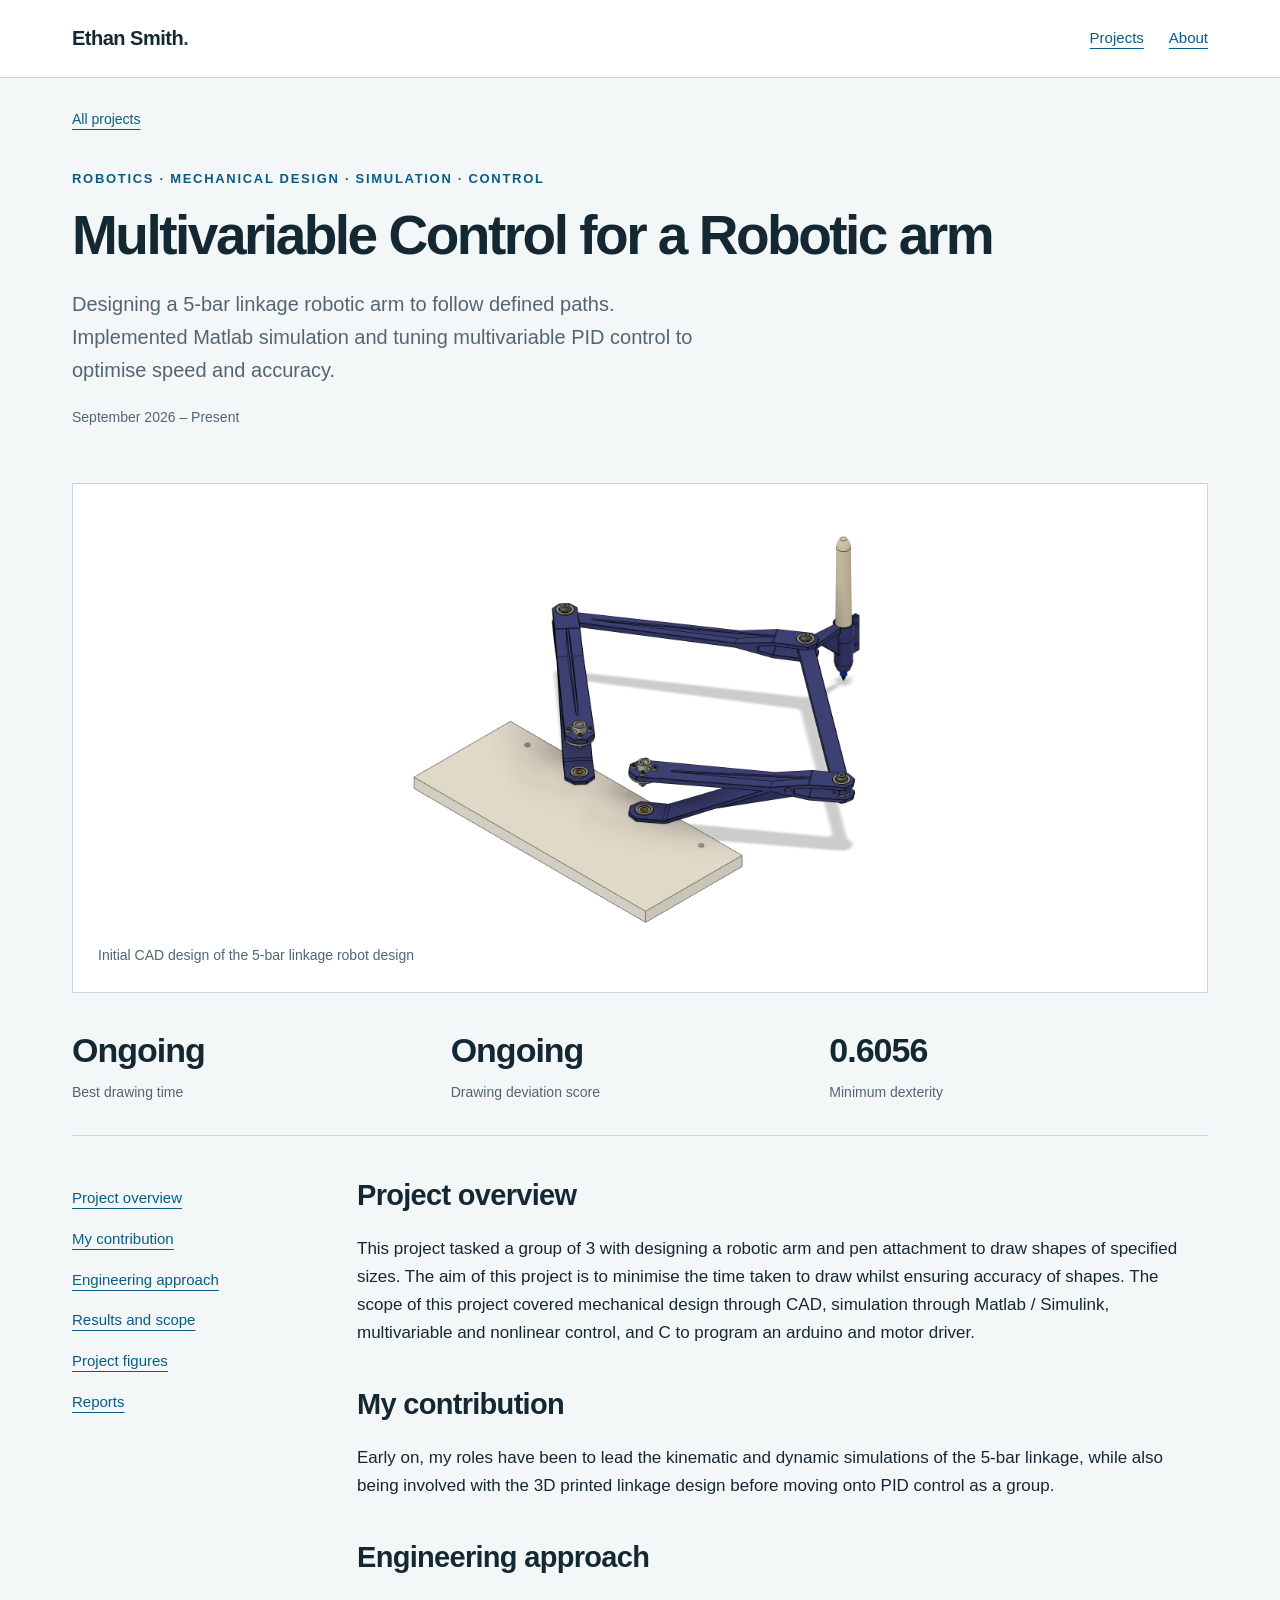
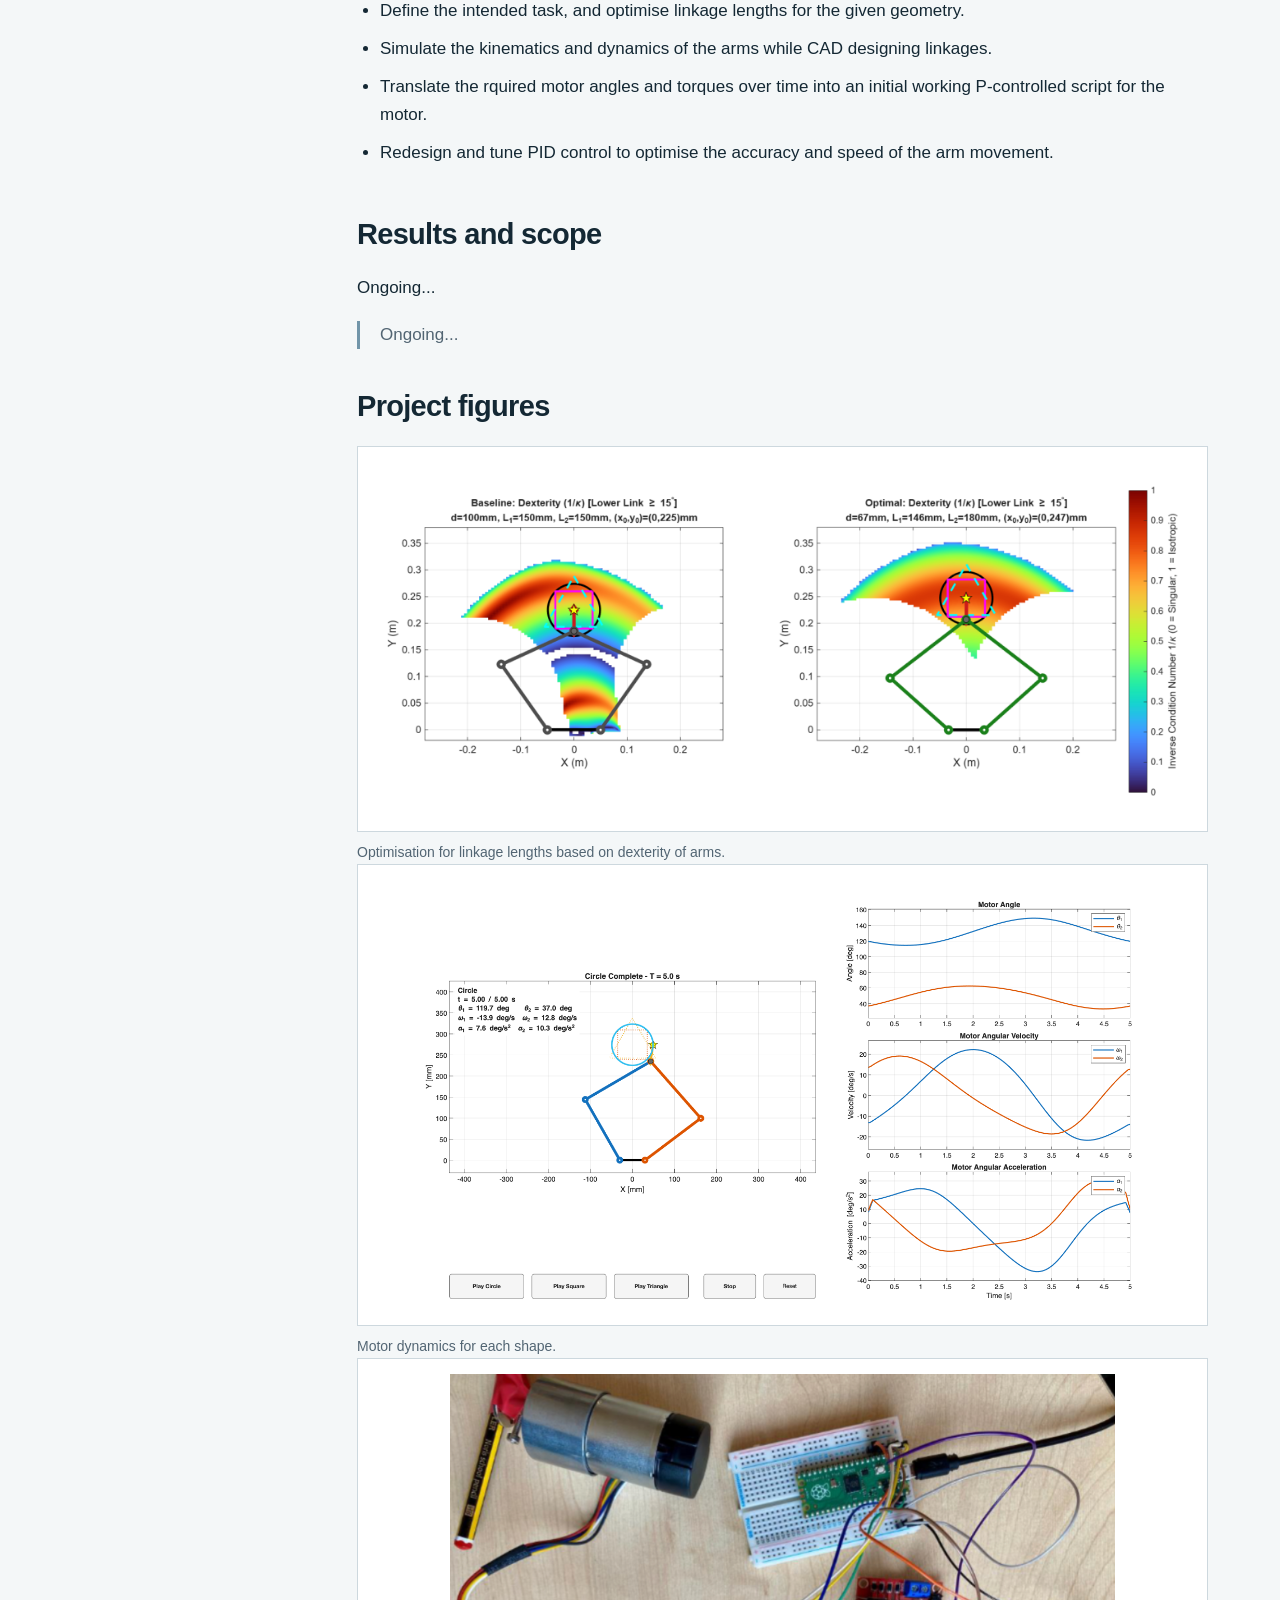
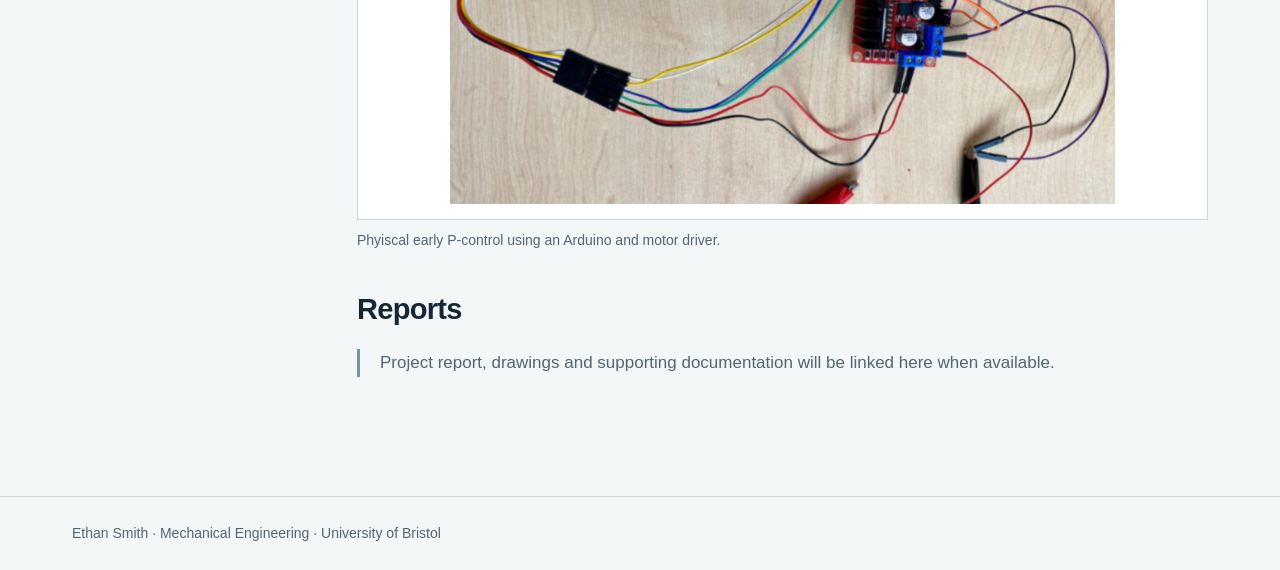
<file: docs/robot-arm.html>
<!doctype html>
<html lang="en">
  <head>
    <meta charset="utf-8">
    <meta name="viewport" content="width=device-width,initial-scale=1">
    <meta name="description" content="A robot-arm project exploring mechanical design, actuation and motion control. Project details and performance measurements will be added as the work develops.">
    <meta name="theme-color" content="#142834">
    <title>Robotics, Simulation and Control | Ethan Smith</title>
    <link rel="stylesheet" href="style.css">
  </head>
  <body>
    <a class="skip" href="#main">Skip to content</a>
    <header>
      <div class="bar">
        <a class="brand" href="index.html">Ethan Smith<span aria-hidden="true" style="color:#075d85">.</span></a>
        <nav aria-label="Main navigation">
          <a href="index.html#projects">Projects</a>
          <a href="index.html#about">About</a>
        </nav>
      </div>
    </header>
    <main id="main" class="wrap">
      <div class="crumb">
        <a href="index.html#projects">All projects</a>
      </div>
      <div class="project-intro">
        <p class="eyebrow">Robotics · Mechanical design · Simulation · Control</p>
        <h1>Multivariable Control for a Robotic arm</h1>
        <p class="lead">Designing a 5-bar linkage robotic arm to follow defined paths. Implemented 
          Matlab simulation and tuning multivariable PID control to optimise speed and accuracy.</p>
        <p class="date">September 2026 – Present</p>
      </div>
      <figure class="project-image">
      <img
        src="assets/slide6-image0.png"
        alt="Abaqus stress contour of a lifting lug">
      <figcaption>
        Initial CAD design of the 5-bar linkage robot design
      </figcaption>
      </figure>
      <div class="metrics">
        <div class="metric">
          <strong>Ongoing</strong>
          <span>Best drawing time</span>
        </div>
        <div class="metric">
          <strong>Ongoing</strong>
          <span>Drawing deviation score </span>
        </div>
        <div class="metric">
          <strong>0.6056</strong>
          <span>Minimum dexterity</span>
        </div>
      </div>
      <div class="details">
        <aside class="contents" aria-label="On this page">
          <a href="#overview">Project overview</a>
          <a href="#contribution">My contribution</a>
          <a href="#approach">Engineering approach</a>
          <a href="#results">Results and scope</a>
          <a href="#figures">Project figures</a>
          <a href="#reports">Reports</a>
        </aside>
        <div class="copy">
          <section id="overview">
            <h2>Project overview</h2>
            <p>This project tasked a group of 3 with designing a robotic arm and pen attachment to draw 
              shapes of specified sizes. The aim of this project is to minimise the time taken to draw whilst
              ensuring accuracy of shapes. The scope of this project covered mechanical design through CAD, 
              simulation through Matlab / Simulink, multivariable and nonlinear control, and C to program an arduino and motor driver.
            </p>
          </section>
          <section id="contribution">
            <h2>My contribution</h2>
            <p>Early on, my roles have been to lead the kinematic and dynamic simulations of the 5-bar linkage,
              while also being involved with the 3D printed linkage design before moving onto PID control as a group.
            </p>
          </section>
          <section id="approach">
            <h2>Engineering approach</h2>
            <ul>
              <li>Define the intended task, and optimise linkage lengths for the given geometry.</li>
              <li>Simulate the kinematics and dynamics of the arms while CAD designing linkages.</li>
              <li>Translate the rquired motor angles and torques over time into an initial working P-controlled script for the motor.</li>
              <li>Redesign and tune PID control to optimise the accuracy and speed of the arm movement.</li>
            </ul>
          </section>
          <section id="results">
            <h2>Results and scope</h2>
            <p>Ongoing...</p>
            <p class="note">Ongoing...</p>
          </section>
          <section id="figures">
            <h2>Project figures</h2>
            <div class="gallery">
              <figure>

              <a
                href="assets/slide6-image2.png"
                aria-label="Open full-size figure: Lug geometry and analytical element definition."
              >
                <img
                  loading="lazy"
                  src="assets/slide6-image2.png"
                  alt="Lug geometry and analytical element definition."
                >
              </a>

              <figcaption>
                Optimisation for linkage lengths based on dexterity of arms.
              </figcaption>

            <figure>

              <a
                href="assets/slide6-image3.png"
                aria-label="Open full-size figure: Lug geometry and analytical element definition."
              >
                <img
                  loading="lazy"
                  src="assets/slide6-image3.png"
                  alt="Lug geometry and analytical element definition."
                >
              </a>

              <figcaption>
                Motor dynamics for each shape.
              </figcaption>

            </figure>
            <figure>

              <a
                href="assets/slide6-image1.png"
                aria-label="Open full-size figure: Lug geometry and analytical element definition."
              >
                <img
                  loading="lazy"
                  src="assets/slide6-image1.png"
                  alt="Lug geometry and analytical element definition."
                >
              </a>

              <figcaption>
                Phyiscal early P-control using an Arduino and motor driver.
              </figcaption>

            </figure>
            </div>
          </section>
          <section id="reports">
            <h2>Reports</h2>
            <div class="report-list">
              <p class="note">Project report, drawings and supporting documentation will be linked here when available.</p>
            </div>
          </section>
        </div>
      </div>
    </main>
    <footer>
      <div class="wrap">
        Ethan Smith · Mechanical Engineering · University of Bristol
      </div>
    </footer>
  </body>
</html>
</file>
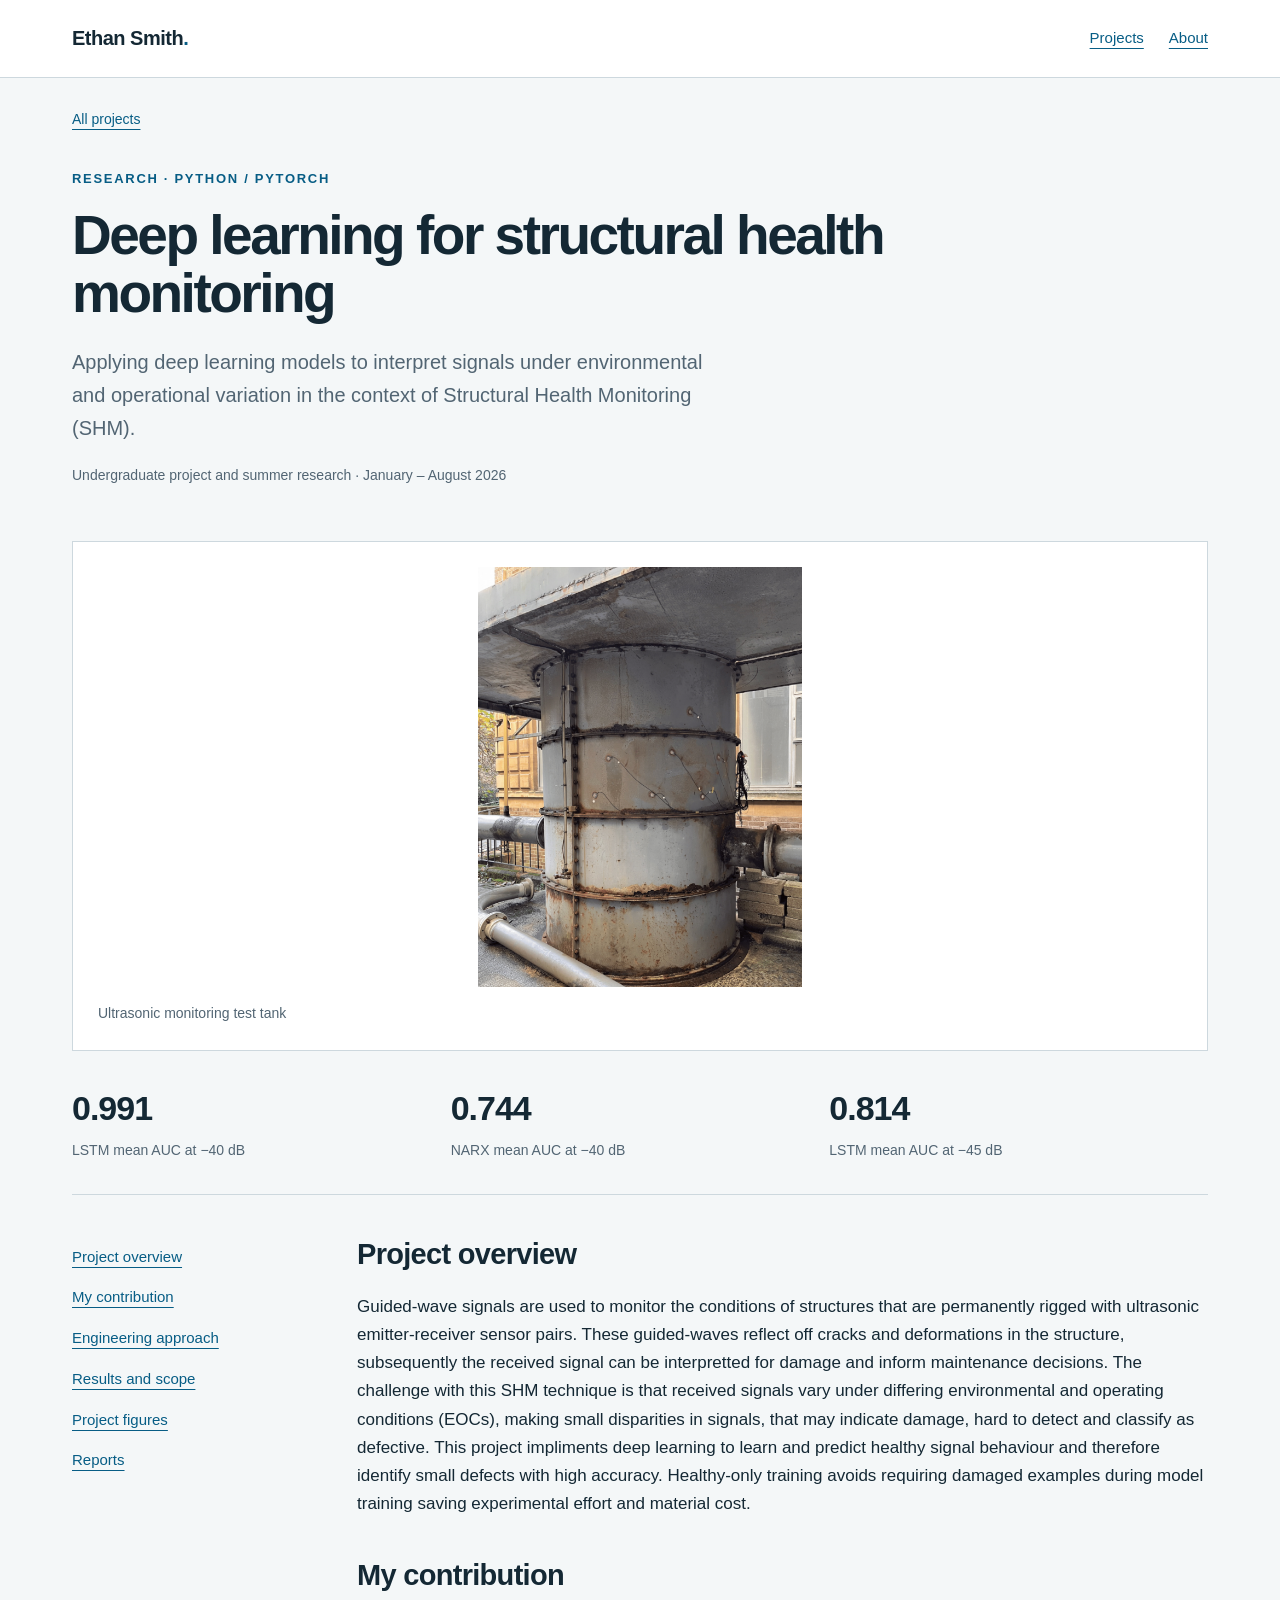
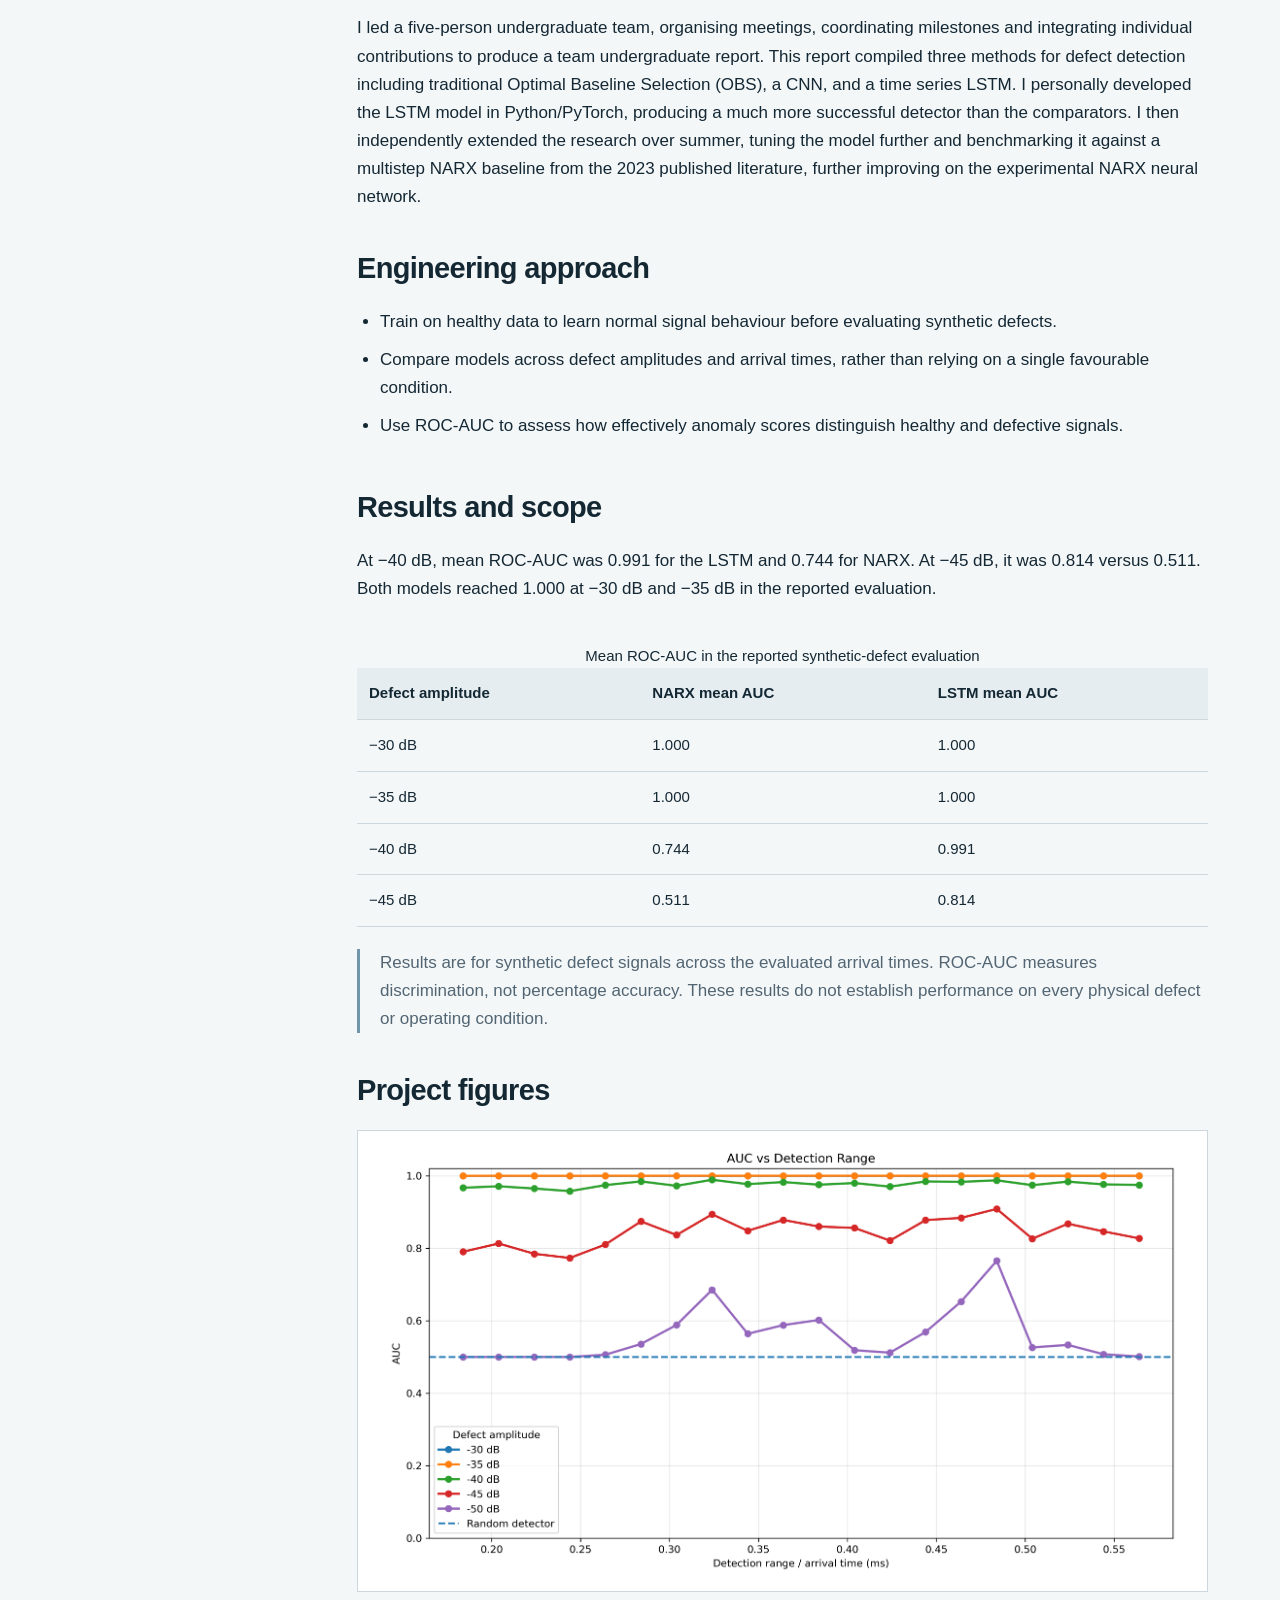
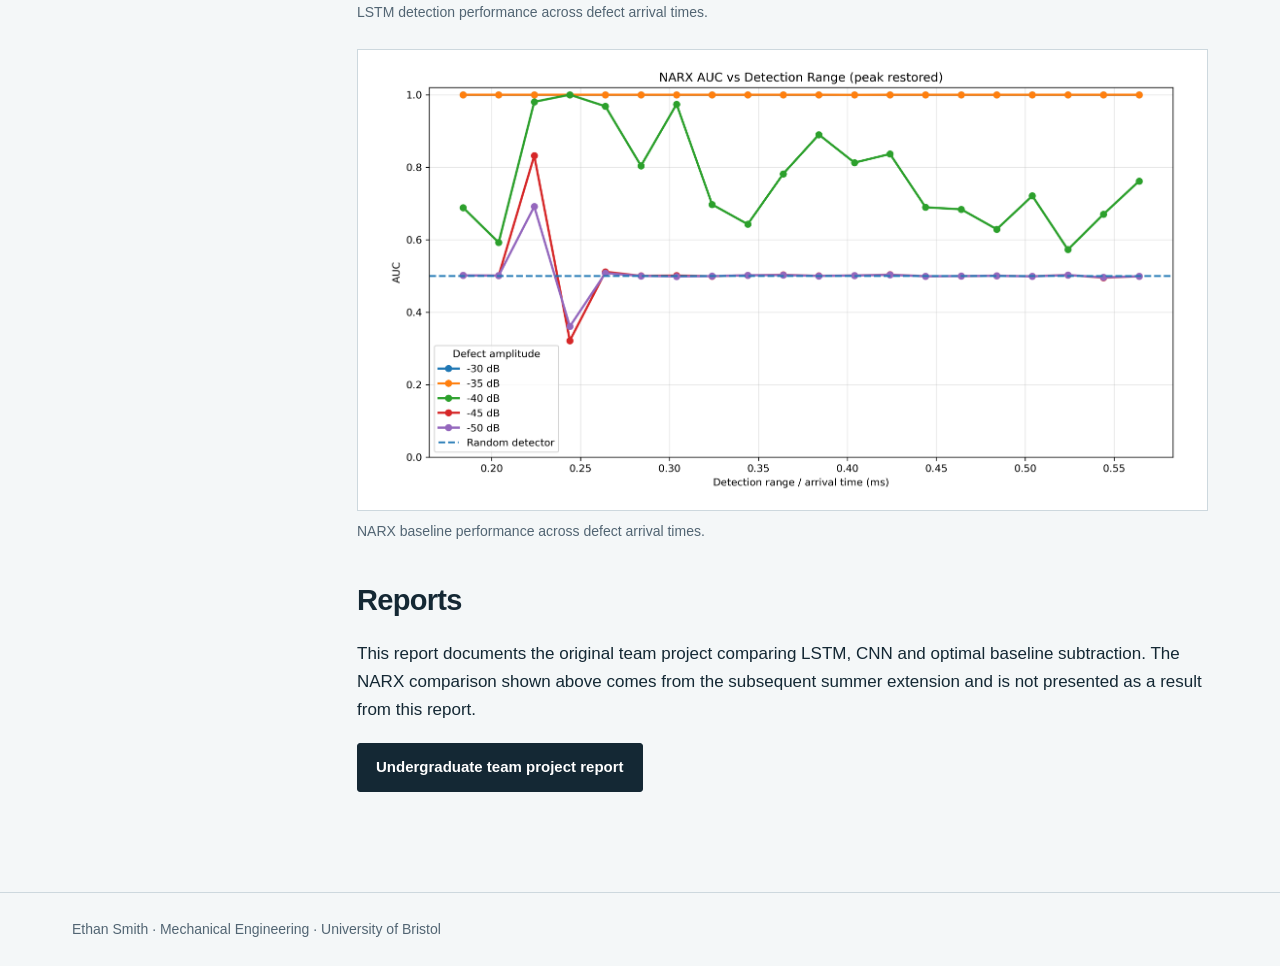
<file: docs/shm.html>
<!doctype html>
<html lang="en">

<head>
  <meta charset="utf-8">

  <meta
    name="viewport"
    content="width=device-width,initial-scale=1"
  >

  <meta
    name="description"
    content="Detecting subtle changes in ultrasonic signals while accounting for variation in environmental and operating conditions."
  >

  <meta
    name="theme-color"
    content="#142834"
  >

  <title>Deep learning for structural health monitoring | Ethan Smith</title>

  <link
    rel="stylesheet"
    href="style.css"
  >
</head>

<body>

  <a
    class="skip"
    href="#main"
  >
    Skip to content
  </a>

  <header>
    <div class="bar">

      <a
        class="brand"
        href="index.html">
        Ethan Smith<span aria-hidden="true" style="color:#075d85">.</span>
      </a>

      <nav aria-label="Main navigation">
        <a href="index.html#projects">Projects</a>
        <a href="index.html#about">About</a>
      </nav>

    </div>
  </header>

  <main
    id="main"
    class="wrap"
  >

    <div class="crumb">
      <a href="index.html#projects">
        All projects
      </a>
    </div>

    <div class="project-intro">

      <p class="eyebrow">
        Research · Python / PyTorch
      </p>

      <h1>
        Deep learning for structural health monitoring
      </h1>

      <p class="lead">
        Applying deep learning models to interpret signals under environmental and
        operational variation in the context of Structural Health Monitoring (SHM).
      </p>

      <p class="date">
        Undergraduate project and summer research · January – August 2026
      </p>

    </div>

    <figure class="project-image">

      <img
        src="assets/slide5-image0.png"
        alt="Ultrasonic monitoring test tank"
      >

      <figcaption>
        Ultrasonic monitoring test tank
      </figcaption>

    </figure>

    <div class="metrics">

      <div class="metric">
        <strong>0.991</strong>
        <span>LSTM mean AUC at −40 dB</span>
      </div>

      <div class="metric">
        <strong>0.744</strong>
        <span>NARX mean AUC at −40 dB</span>
      </div>

      <div class="metric">
        <strong>0.814</strong>
        <span>LSTM mean AUC at −45 dB</span>
      </div>

    </div>

    <div class="details">

      <aside
        class="contents"
        aria-label="On this page"
      >
        <a href="#overview">Project overview</a>
        <a href="#contribution">My contribution</a>
        <a href="#approach">Engineering approach</a>
        <a href="#results">Results and scope</a>
        <a href="#figures">Project figures</a>
        <a href="#reports">Reports</a>
      </aside>

      <div class="copy">

        <section id="overview">

          <h2>
            Project overview
          </h2>

          <p>
            Guided-wave signals are used to monitor the conditions of structures that are
            permanently rigged with ultrasonic emitter-receiver sensor pairs. These
            guided-waves reflect off cracks and deformations in the structure, subsequently the 
            received signal can be interpretted for damage and inform maintenance decisions.
            The challenge with this SHM technique is that received signals vary under differing
            environmental and operating conditions (EOCs), making small disparities in signals, that may
            indicate damage, hard to detect and classify as defective. This project impliments
            deep learning to learn and predict healthy signal behaviour and therefore identify 
            small defects with high accuracy. Healthy-only training avoids requiring
            damaged examples during model training saving experimental effort and material cost.
          </p>

        </section>

        <section id="contribution">

          <h2>
            My contribution
          </h2>

          <p>
            I led a five-person undergraduate team, organising meetings,
            coordinating milestones and integrating individual contributions to produce a
            team undergraduate report. This report compiled three methods for defect detection
            including traditional Optimal Baseline Selection (OBS), a CNN, and a time series LSTM.
            I personally developed the LSTM model in Python/PyTorch, producing a much more 
            successful detector than the comparators. I then independently extended the research 
            over summer, tuning the model further and benchmarking it against a multistep NARX 
            baseline from the 2023 published literature, further improving on the experimental NARX neural network.
          </p>

        </section>

        <section id="approach">

          <h2>
            Engineering approach
          </h2>

          <ul>
            <li>
              Train on healthy data to learn normal signal behaviour before
              evaluating synthetic defects.
            </li>

            <li>
              Compare models across defect amplitudes and arrival times, rather
              than relying on a single favourable condition.
            </li>

            <li>
              Use ROC-AUC to assess how effectively anomaly scores distinguish
              healthy and defective signals.
            </li>
          </ul>

        </section>

        <section id="results">

          <h2>
            Results and scope
          </h2>

          <p>
            At −40 dB, mean ROC-AUC was 0.991 for the LSTM and 0.744 for NARX.
            At −45 dB, it was 0.814 versus 0.511. Both models reached 1.000 at
            −30 dB and −35 dB in the reported evaluation.
          </p>

          <div class="table-scroll">

            <table>

              <caption>
                Mean ROC-AUC in the reported synthetic-defect evaluation
              </caption>

              <thead>
                <tr>
                  <th scope="col">Defect amplitude</th>
                  <th scope="col">NARX mean AUC</th>
                  <th scope="col">LSTM mean AUC</th>
                </tr>
              </thead>

              <tbody>

                <tr>
                  <td>−30 dB</td>
                  <td>1.000</td>
                  <td>1.000</td>
                </tr>

                <tr>
                  <td>−35 dB</td>
                  <td>1.000</td>
                  <td>1.000</td>
                </tr>

                <tr>
                  <td>−40 dB</td>
                  <td>0.744</td>
                  <td>0.991</td>
                </tr>

                <tr>
                  <td>−45 dB</td>
                  <td>0.511</td>
                  <td>0.814</td>
                </tr>

              </tbody>

            </table>

          </div>

          <p class="note">
            Results are for synthetic defect signals across the evaluated arrival
            times. ROC-AUC measures discrimination, not percentage accuracy.
            These results do not establish performance on every physical defect
            or operating condition.
          </p>

        </section>

        <section id="figures">

          <h2>
            Project figures
          </h2>

          <div class="gallery">

            <figure>

              <a
                href="assets/slide5-image1.png"
                aria-label="Open full-size figure: LSTM detection performance across defect arrival times."
              >

                <img
                  loading="lazy"
                  src="assets/slide5-image1.png"
                  alt="LSTM detection performance across defect arrival times."
                >

              </a>

              <figcaption>
                LSTM detection performance across defect arrival times.
              </figcaption>

            </figure>

            <figure>

              <a
                href="assets/slide5-image2.png"
                aria-label="Open full-size figure: NARX baseline performance across defect arrival times."
              >

                <img
                  loading="lazy"
                  src="assets/slide5-image2.png"
                  alt="NARX baseline performance across defect arrival times."
                >

              </a>

              <figcaption>
                NARX baseline performance across defect arrival times.
              </figcaption>

            </figure>

          </div>

        </section>

        <section id="reports">

          <h2>
            Reports
          </h2>

          <p>
            This report documents the original team project comparing LSTM, CNN
            and optimal baseline subtraction. The NARX comparison shown above
            comes from the subsequent summer extension and is not presented as
            a result from this report.
          </p>

          <div class="report-list">

            <a
              class="button"
              href="report-shm-report.html"
            >
              Undergraduate team project report
            </a>

          </div>

        </section>

      </div>
    </div>

  </main>

  <footer>
    <div class="wrap">
      Ethan Smith · Mechanical Engineering · University of Bristol
    </div>
  </footer>

</body>

</html>
</file>
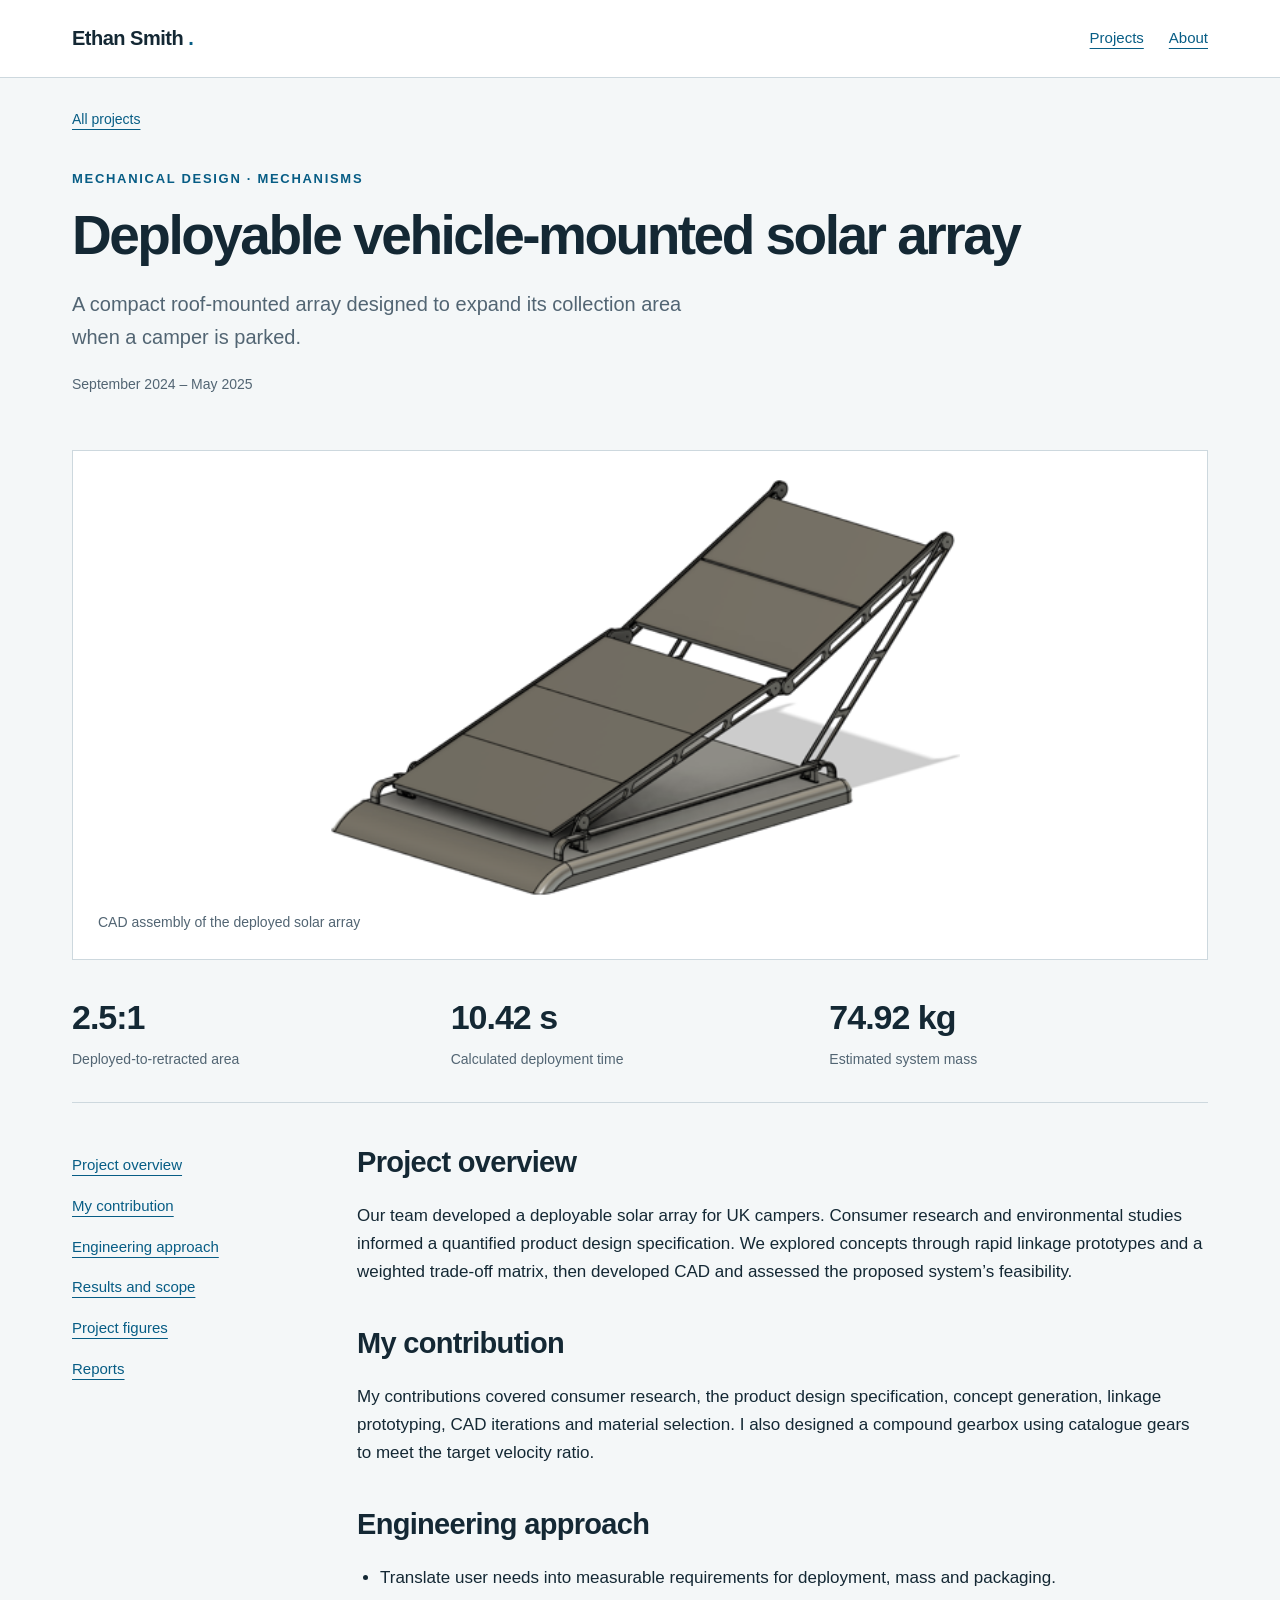
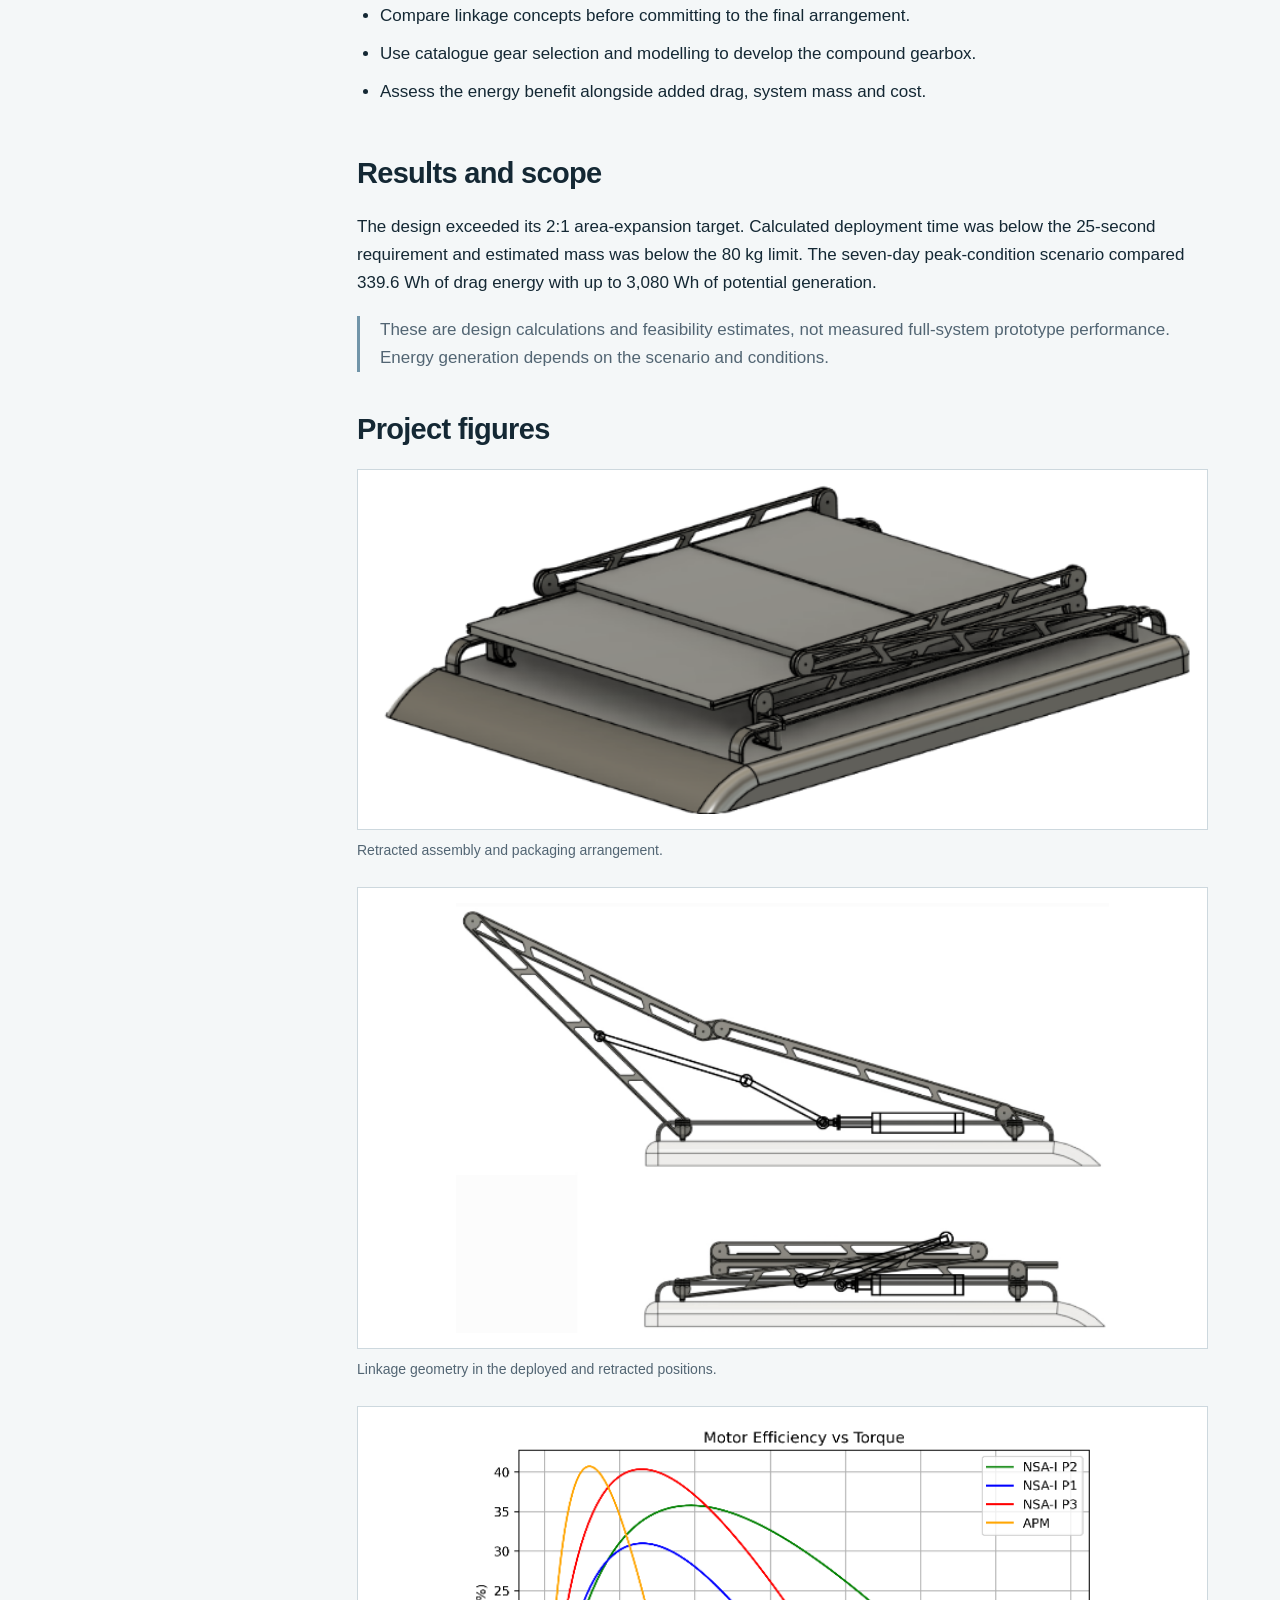
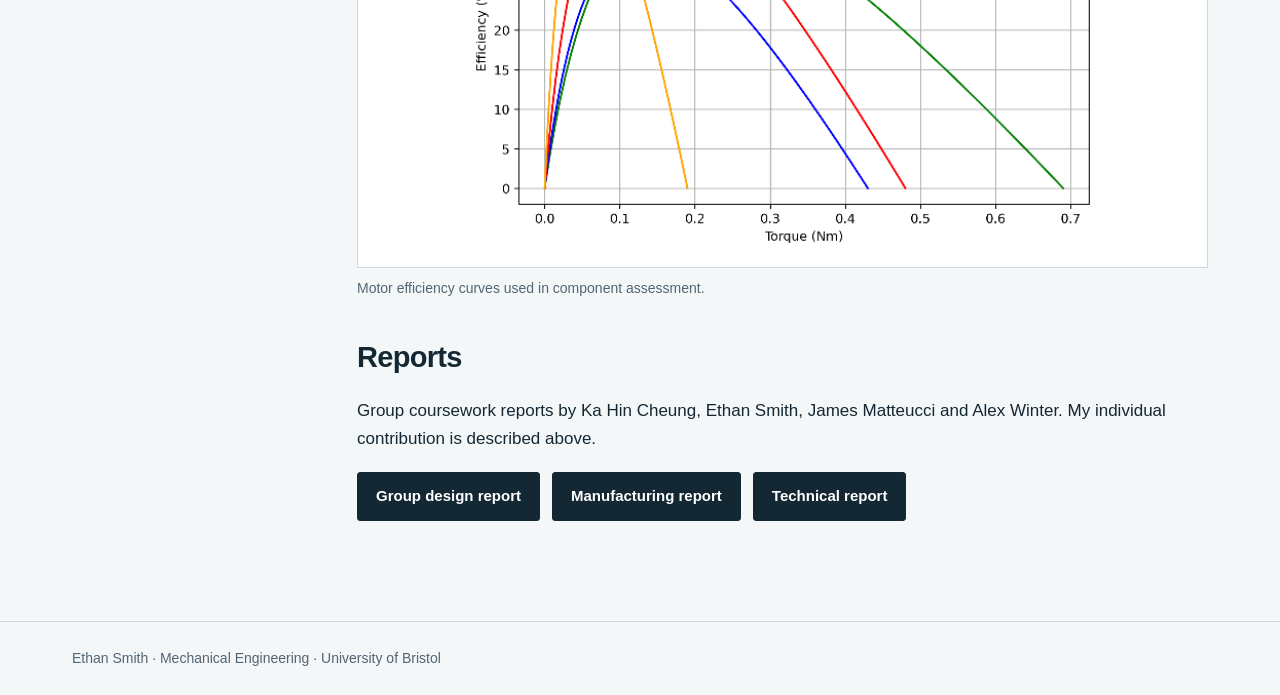
<file: docs/solar-array.html>
<!doctype html>
<html lang="en">

<head>
  <meta charset="utf-8">

  <meta
    name="viewport"
    content="width=device-width,initial-scale=1"
  >

  <meta
    name="description"
    content="A compact roof-mounted array designed to expand its collection area when a camper is parked."
  >

  <meta
    name="theme-color"
    content="#142834"
  >

  <title>Deployable vehicle-mounted solar array | Ethan Smith</title>

  <link
    rel="stylesheet"
    href="style.css"
  >
</head>

<body>

  <a
    class="skip"
    href="#main"
  >
    Skip to content
  </a>

  <header>
    <div class="bar">

      <a
        class="brand"
        href="index.html"
      >
        Ethan Smith
        <span
          aria-hidden="true"
          style="color:#075d85"
        >.</span>
      </a>

      <nav aria-label="Main navigation">
        <a href="index.html#projects">Projects</a>
        <a href="index.html#about">About</a>
      </nav>

    </div>
  </header>

  <main
    id="main"
    class="wrap"
  >

    <div class="crumb">
      <a href="index.html#projects">
        All projects
      </a>
    </div>

    <div class="project-intro">

      <p class="eyebrow">
        Mechanical design · Mechanisms
      </p>

      <h1>
        Deployable vehicle-mounted solar array
      </h1>

      <p class="lead">
        A compact roof-mounted array designed to expand its collection area
        when a camper is parked.
      </p>

      <p class="date">
        September 2024 – May 2025
      </p>

    </div>

    <figure class="project-image">

      <img
        src="assets/slide2-image0.png"
        alt="CAD assembly of the deployed solar array"
      >

      <figcaption>
        CAD assembly of the deployed solar array
      </figcaption>

    </figure>

    <div class="metrics">

      <div class="metric">
        <strong>2.5:1</strong>
        <span>Deployed-to-retracted area</span>
      </div>

      <div class="metric">
        <strong>10.42 s</strong>
        <span>Calculated deployment time</span>
      </div>

      <div class="metric">
        <strong>74.92 kg</strong>
        <span>Estimated system mass</span>
      </div>

    </div>

    <div class="details">

      <aside
        class="contents"
        aria-label="On this page"
      >
        <a href="#overview">Project overview</a>
        <a href="#contribution">My contribution</a>
        <a href="#approach">Engineering approach</a>
        <a href="#results">Results and scope</a>
        <a href="#figures">Project figures</a>
        <a href="#reports">Reports</a>
      </aside>

      <div class="copy">

        <section id="overview">

          <h2>
            Project overview
          </h2>

          <p>
            Our team developed a deployable solar array for UK campers.
            Consumer research and environmental studies informed a quantified
            product design specification. We explored concepts through rapid
            linkage prototypes and a weighted trade-off matrix, then developed
            CAD and assessed the proposed system’s feasibility.
          </p>

        </section>

        <section id="contribution">

          <h2>
            My contribution
          </h2>

          <p>
            My contributions covered consumer research, the product design
            specification, concept generation, linkage prototyping, CAD
            iterations and material selection. I also designed a compound
            gearbox using catalogue gears to meet the target velocity ratio.
          </p>

        </section>

        <section id="approach">

          <h2>
            Engineering approach
          </h2>

          <ul>

            <li>
              Translate user needs into measurable requirements for deployment,
              mass and packaging.
            </li>

            <li>
              Compare linkage concepts before committing to the final arrangement.
            </li>

            <li>
              Use catalogue gear selection and modelling to develop the compound
              gearbox.
            </li>

            <li>
              Assess the energy benefit alongside added drag, system mass and cost.
            </li>

          </ul>

        </section>

        <section id="results">

          <h2>
            Results and scope
          </h2>

          <p>
            The design exceeded its 2:1 area-expansion target. Calculated
            deployment time was below the 25-second requirement and estimated
            mass was below the 80 kg limit. The seven-day peak-condition scenario
            compared 339.6 Wh of drag energy with up to 3,080 Wh of potential
            generation.
          </p>

          <p class="note">
            These are design calculations and feasibility estimates, not measured
            full-system prototype performance. Energy generation depends on the
            scenario and conditions.
          </p>

        </section>

        <section id="figures">

          <h2>
            Project figures
          </h2>

          <div class="gallery">

            <figure>

              <a
                href="assets/slide2-image1.png"
                aria-label="Open full-size figure: Retracted assembly and packaging arrangement."
              >

                <img
                  loading="lazy"
                  src="assets/slide2-image1.png"
                  alt="Retracted assembly and packaging arrangement."
                >

              </a>

              <figcaption>
                Retracted assembly and packaging arrangement.
              </figcaption>

            </figure>

            <figure>

              <a
                href="assets/slide2-image4.png"
                aria-label="Open full-size figure: Linkage geometry in the deployed and retracted positions."
              >

                <img
                  loading="lazy"
                  src="assets/slide2-image4.png"
                  alt="Linkage geometry in the deployed and retracted positions."
                >

              </a>

              <figcaption>
                Linkage geometry in the deployed and retracted positions.
              </figcaption>

            </figure>

            <figure>

              <a
                href="assets/slide2-image2.png"
                aria-label="Open full-size figure: Motor efficiency curves used in component assessment."
              >

                <img
                  loading="lazy"
                  src="assets/slide2-image2.png"
                  alt="Motor efficiency curves used in component assessment."
                >

              </a>

              <figcaption>
                Motor efficiency curves used in component assessment.
              </figcaption>

            </figure>

          </div>

        </section>

        <section id="reports">

          <h2>
            Reports
          </h2>

          <p>
            Group coursework reports by Ka Hin Cheung, Ethan Smith,
            James Matteucci and Alex Winter. My individual contribution
            is described above.
          </p>

          <div class="report-list">

            <a
              class="button"
              href="report-solar-group-report.html"
            >
              Group design report
            </a>

            <a
              class="button"
              href="report-solar-manufacturing-report.html"
            >
              Manufacturing report
            </a>

            <a
              class="button"
              href="report-solar-technical-report.html"
            >
              Technical report
            </a>

          </div>

        </section>

      </div>
    </div>

  </main>

  <footer>
    <div class="wrap">
      Ethan Smith · Mechanical Engineering · University of Bristol
    </div>
  </footer>

</body>

</html>
</file>
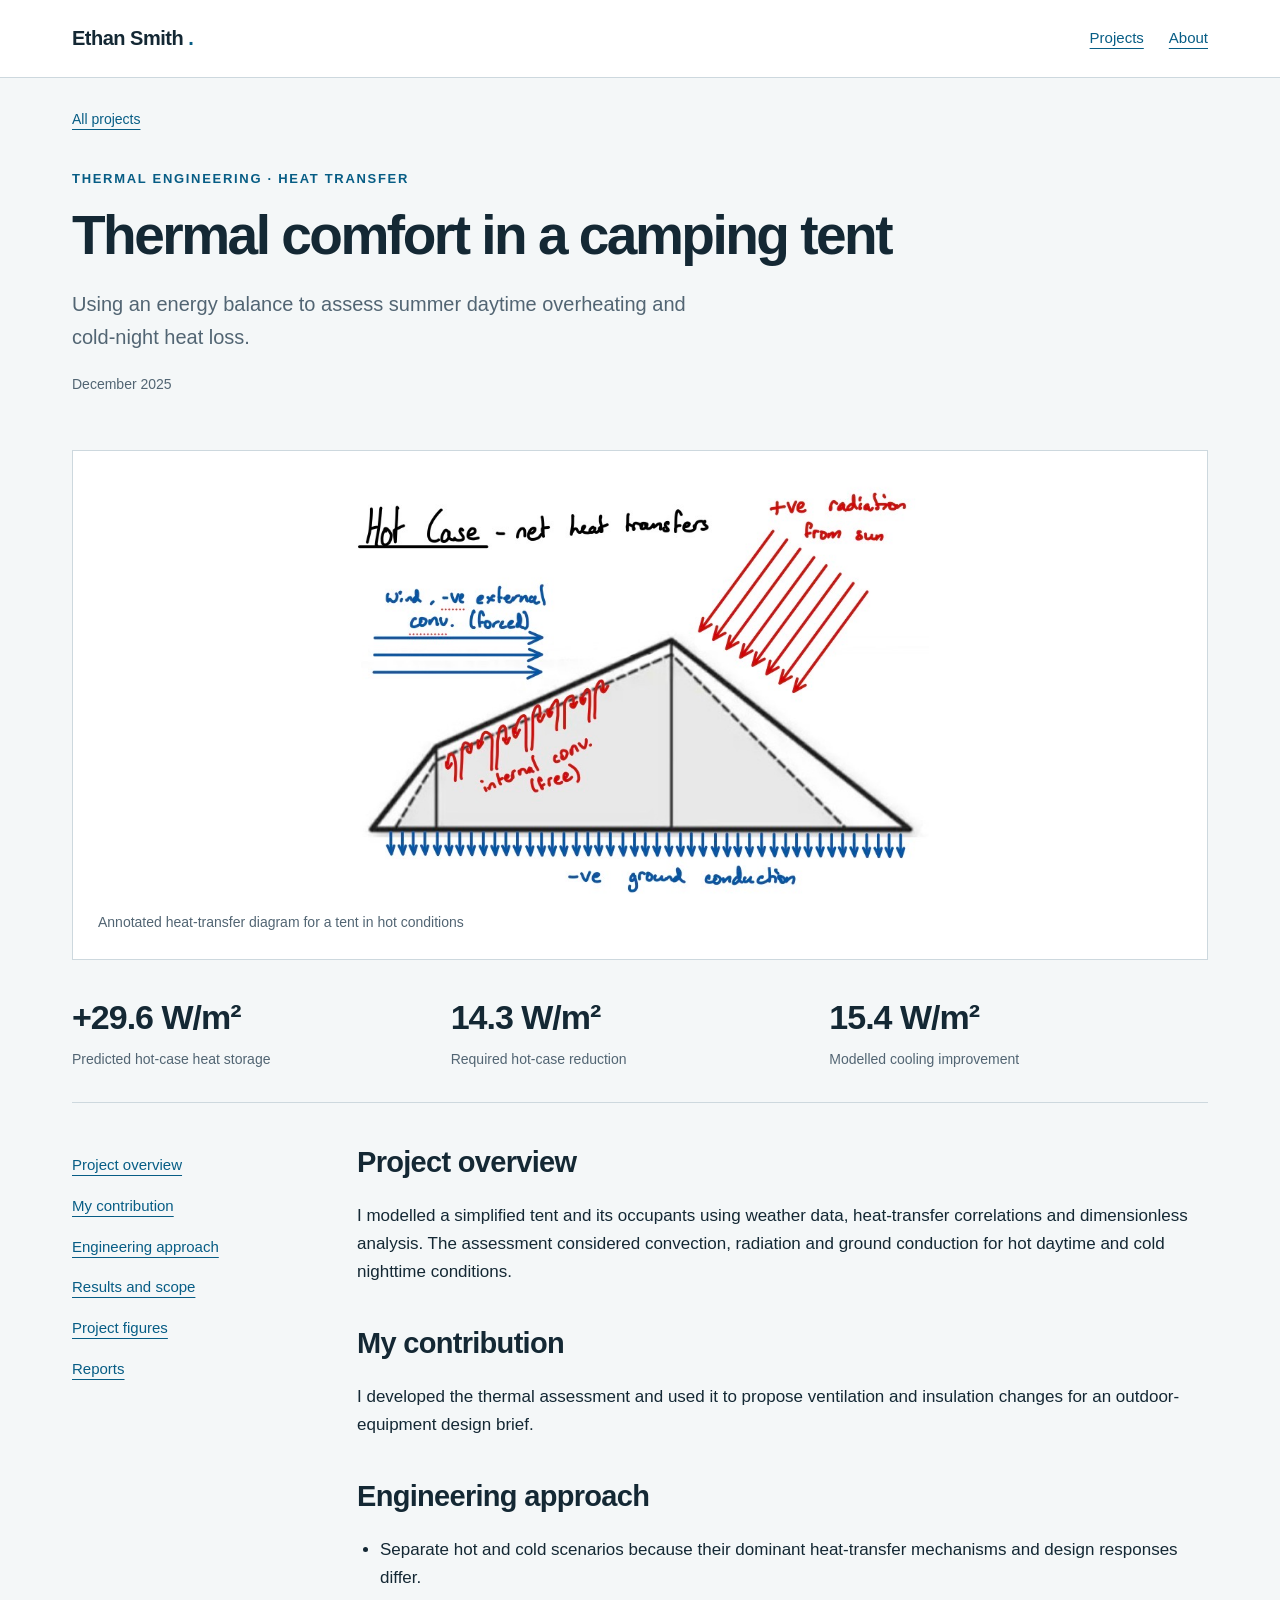
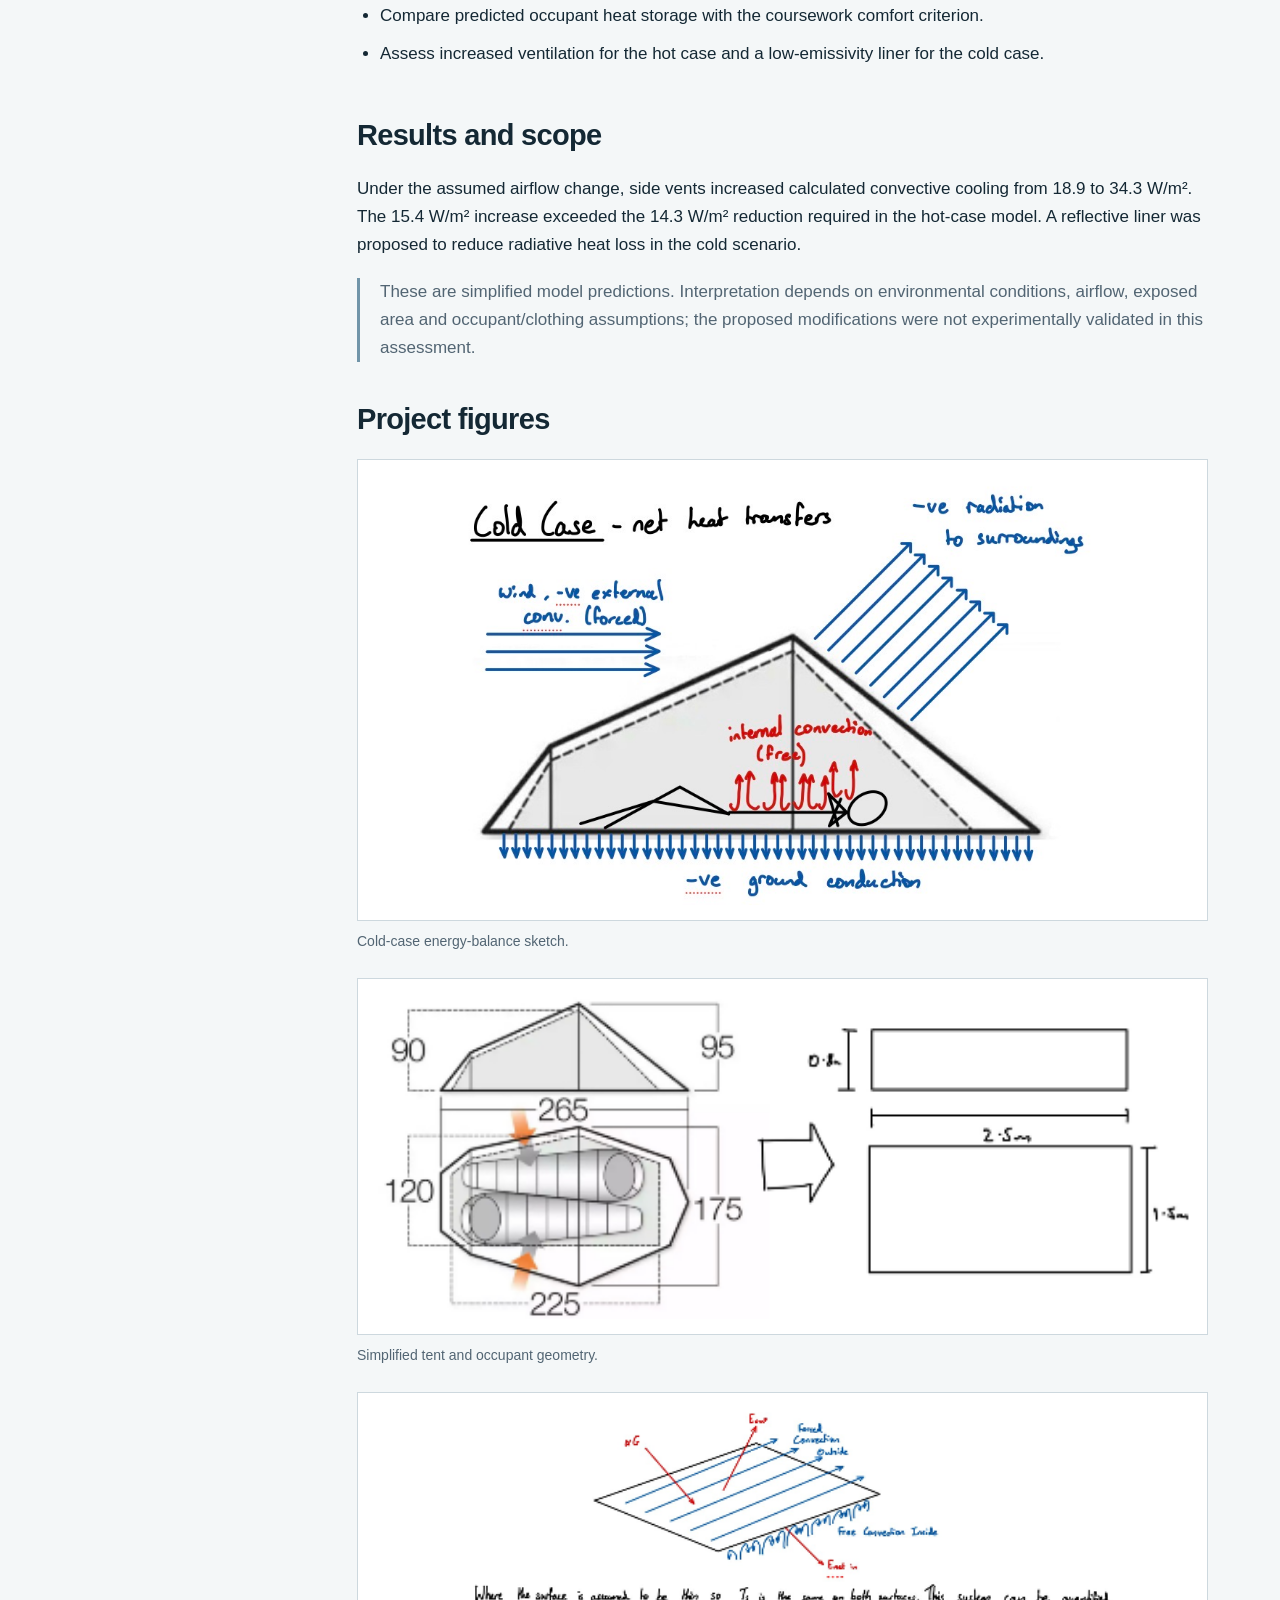
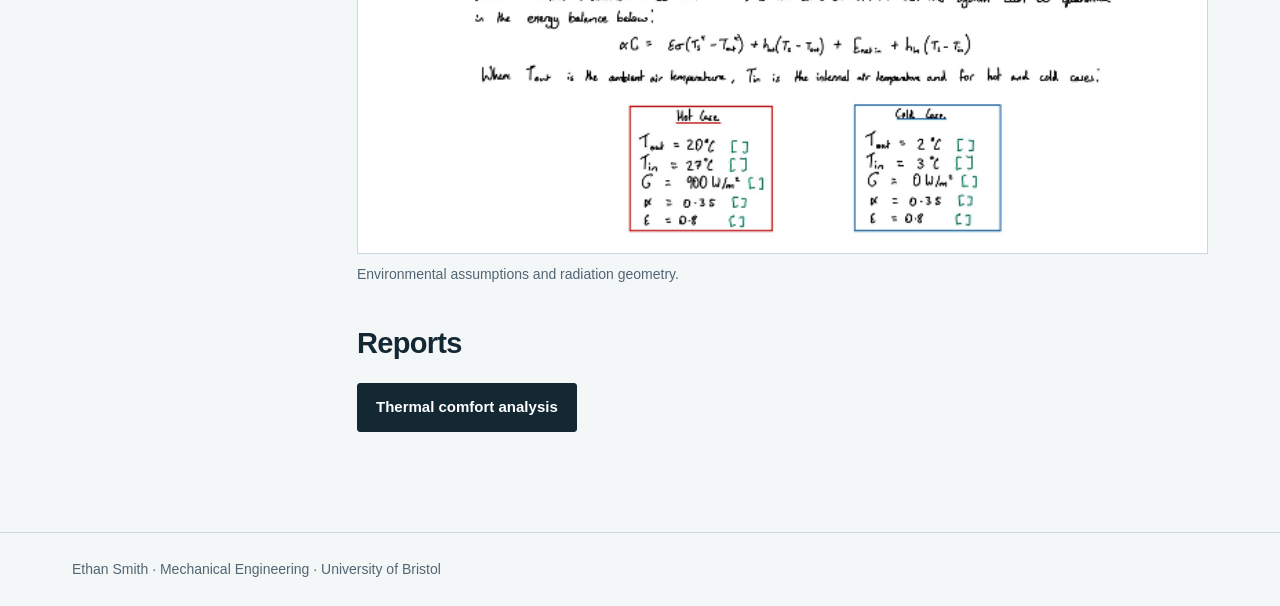
<file: docs/thermal-comfort.html>
<!doctype html>
<html lang="en">

<head>
  <meta charset="utf-8">

  <meta
    name="viewport"
    content="width=device-width,initial-scale=1"
  >

  <meta
    name="description"
    content="Using an energy balance to assess summer daytime overheating and cold-night heat loss."
  >

  <meta
    name="theme-color"
    content="#142834"
  >

  <title>Thermal comfort in a camping tent | Ethan Smith</title>

  <link
    rel="stylesheet"
    href="style.css"
  >
</head>

<body>

  <a
    class="skip"
    href="#main"
  >
    Skip to content
  </a>

  <header>
    <div class="bar">

      <a
        class="brand"
        href="index.html"
      >
        Ethan Smith
        <span
          aria-hidden="true"
          style="color:#075d85"
        >.</span>
      </a>

      <nav aria-label="Main navigation">
        <a href="index.html#projects">Projects</a>
        <a href="index.html#about">About</a>
      </nav>

    </div>
  </header>

  <main
    id="main"
    class="wrap"
  >

    <div class="crumb">
      <a href="index.html#projects">
        All projects
      </a>
    </div>

    <div class="project-intro">

      <p class="eyebrow">
        Thermal engineering · Heat transfer
      </p>

      <h1>
        Thermal comfort in a camping tent
      </h1>

      <p class="lead">
        Using an energy balance to assess summer daytime overheating and
        cold-night heat loss.
      </p>

      <p class="date">
        December 2025
      </p>

    </div>

    <figure class="project-image">

      <img
        src="assets/slide3-image5.jpeg"
        alt="Annotated heat-transfer diagram for a tent in hot conditions"
      >

      <figcaption>
        Annotated heat-transfer diagram for a tent in hot conditions
      </figcaption>

    </figure>

    <div class="metrics">

      <div class="metric">
        <strong>+29.6 W/m²</strong>
        <span>Predicted hot-case heat storage</span>
      </div>

      <div class="metric">
        <strong>14.3 W/m²</strong>
        <span>Required hot-case reduction</span>
      </div>

      <div class="metric">
        <strong>15.4 W/m²</strong>
        <span>Modelled cooling improvement</span>
      </div>

    </div>

    <div class="details">

      <aside
        class="contents"
        aria-label="On this page"
      >
        <a href="#overview">Project overview</a>
        <a href="#contribution">My contribution</a>
        <a href="#approach">Engineering approach</a>
        <a href="#results">Results and scope</a>
        <a href="#figures">Project figures</a>
        <a href="#reports">Reports</a>
      </aside>

      <div class="copy">

        <section id="overview">

          <h2>
            Project overview
          </h2>

          <p>
            I modelled a simplified tent and its occupants using weather data,
            heat-transfer correlations and dimensionless analysis. The assessment
            considered convection, radiation and ground conduction for hot
            daytime and cold nighttime conditions.
          </p>

        </section>

        <section id="contribution">

          <h2>
            My contribution
          </h2>

          <p>
            I developed the thermal assessment and used it to propose ventilation
            and insulation changes for an outdoor-equipment design brief.
          </p>

        </section>

        <section id="approach">

          <h2>
            Engineering approach
          </h2>

          <ul>

            <li>
              Separate hot and cold scenarios because their dominant heat-transfer
              mechanisms and design responses differ.
            </li>

            <li>
              Compare predicted occupant heat storage with the coursework comfort
              criterion.
            </li>

            <li>
              Assess increased ventilation for the hot case and a low-emissivity
              liner for the cold case.
            </li>

          </ul>

        </section>

        <section id="results">

          <h2>
            Results and scope
          </h2>

          <p>
            Under the assumed airflow change, side vents increased calculated
            convective cooling from 18.9 to 34.3 W/m². The 15.4 W/m² increase
            exceeded the 14.3 W/m² reduction required in the hot-case model.
            A reflective liner was proposed to reduce radiative heat loss in
            the cold scenario.
          </p>

          <p class="note">
            These are simplified model predictions. Interpretation depends on
            environmental conditions, airflow, exposed area and occupant/clothing
            assumptions; the proposed modifications were not experimentally
            validated in this assessment.
          </p>

        </section>

        <section id="figures">

          <h2>
            Project figures
          </h2>

          <div class="gallery">

            <figure>

              <a
                href="assets/slide3-image6.jpeg"
                aria-label="Open full-size figure: Cold-case energy-balance sketch."
              >

                <img
                  loading="lazy"
                  src="assets/slide3-image6.jpeg"
                  alt="Cold-case energy-balance sketch."
                >

              </a>

              <figcaption>
                Cold-case energy-balance sketch.
              </figcaption>

            </figure>

            <figure>

              <a
                href="assets/slide3-image2.png"
                aria-label="Open full-size figure: Simplified tent and occupant geometry."
              >

                <img
                  loading="lazy"
                  src="assets/slide3-image2.png"
                  alt="Simplified tent and occupant geometry."
                >

              </a>

              <figcaption>
                Simplified tent and occupant geometry.
              </figcaption>

            </figure>

            <figure>

              <a
                href="assets/slide3-image3.png"
                aria-label="Open full-size figure: Environmental assumptions and radiation geometry."
              >

                <img
                  loading="lazy"
                  src="assets/slide3-image3.png"
                  alt="Environmental assumptions and radiation geometry."
                >

              </a>

              <figcaption>
                Environmental assumptions and radiation geometry.
              </figcaption>

            </figure>

          </div>

        </section>

        <section id="reports">

          <h2>
            Reports
          </h2>

          <div class="report-list">

            <a
              class="button"
              href="report-thermal-comfort-report.html"
            >
              Thermal comfort analysis
            </a>

          </div>

        </section>

      </div>
    </div>

  </main>

  <footer>
    <div class="wrap">
      Ethan Smith · Mechanical Engineering · University of Bristol
    </div>
  </footer>

</body>

</html>
</file>
<file: docs/style.css>
:root{--ink:#142834;--muted:#526573;--blue:#075d85;--line:#cdd8de;--paper:#f4f7f8}*{box-sizing:border-box}html{scroll-behavior:smooth}body{margin:0;background:var(--paper);color:var(--ink);font:17px/1.65 Arial,Helvetica,sans-serif}a{color:var(--blue);text-underline-offset:5px}a:hover{color:#002f48}a:focus-visible,button:focus-visible{outline:3px solid #cb7800;outline-offset:5px}header{background:#fff;border-bottom:1px solid var(--line)}.bar{max-width:1200px;margin:auto;padding:22px 32px;display:flex;justify-content:space-between;align-items:center;gap:24px}.brand{color:var(--ink);font-size:20px;font-weight:700;text-decoration:none;letter-spacing:-.5px}nav{display:flex;gap:25px;font-size:15px}.wrap{max-width:1200px;margin:auto;padding:0 32px}.hero{padding:72px 0 54px;display:grid;grid-template-columns:1.2fr 1fr;gap:65px;align-items:center}.eyebrow{font:700 13px/1.5 Arial,sans-serif;letter-spacing:1.7px;text-transform:uppercase;color:var(--blue);margin:0 0 17px}h1{font-size:clamp(36px,5vw,63px);line-height:1.06;letter-spacing:-2.5px;margin:0 0 24px}h2{font-size:29px;line-height:1.2;letter-spacing:-.7px;margin:0 0 22px}h3{font-size:21px;line-height:1.3;margin:0 0 13px}p{margin:0 0 19px}.lead{font-size:20px;color:var(--muted);max-width:660px}.hero-figure{background:white;border:1px solid var(--line);padding:24px;margin:0;transform:rotate(-2deg)}.hero-figure img{width:100%;height:255px;object-fit:contain}.hero-figure figcaption{font-size:13px;color:var(--muted);border-top:1px solid var(--line);padding-top:15px}.button{display:inline-block;padding:11px 18px;background:var(--ink);color:white;text-decoration:none;font-size:15px;font-weight:700;border:1px solid var(--ink);border-radius:3px}.button:hover{background:var(--blue);color:#fff}.section-heading{display:flex;justify-content:space-between;align-items:baseline;border-top:1px solid var(--line);padding-top:28px;margin-bottom:10px}.section-heading span{color:var(--muted);font-size:14px}.grid{display:grid;grid-template-columns:1fr 1fr;gap:32px;margin-bottom:66px}.card{background:#fff;border:1px solid var(--line);display:flex;flex-direction:column}.card a.picture{display:block;background:#e7edef;height:260px;overflow:hidden}.card img{width:100%;height:100%;object-fit:contain;padding:18px;transition:transform .25s}.card:hover img{transform:scale(1.025)}.card-body{padding:28px;display:flex;flex-direction:column;flex:1}.card-body p{color:var(--muted)}.card-body .eyebrow{font-size:12px;color:var(--blue)}.card-body h3{font-size:25px}.card-body h3 a{color:var(--ink);text-decoration:none}.card-link{font-size:15px;font-weight:700;margin-top:auto}.about{display:grid;grid-template-columns:1fr 2fr;gap:60px;border-top:1px solid var(--line);padding:40px 0 60px}.about p{max-width:700px}footer{border-top:1px solid var(--line);padding:25px 0;color:var(--muted);font-size:14px}.crumb{padding-top:30px;font-size:14px}.project-intro{padding:38px 0 35px;max-width:960px}.project-intro h1{font-size:clamp(35px,4.5vw,55px)}.date{color:var(--muted);font-size:14px}.project-image{margin:0;background:#fff;border:1px solid var(--line);padding:25px}.project-image img{display:block;width:100%;height:420px;object-fit:contain}.project-image figcaption{font-size:14px;color:var(--muted);padding-top:15px}.metrics{display:grid;grid-template-columns:repeat(3,1fr);border-bottom:1px solid var(--line);margin-bottom:42px}.metric{padding:29px 20px 29px 0}.metric strong{display:block;font-size:34px;letter-spacing:-1px}.metric span{font-size:14px;color:var(--muted)}.details{display:grid;grid-template-columns:230px minmax(0,1fr);gap:55px;margin-bottom:60px}.contents{position:sticky;top:25px;align-self:start;font-size:15px}.contents a{display:block;padding:8px 0}.copy section{margin-bottom:40px;scroll-margin-top:25px}.copy li{padding:0 0 10px}.copy ul{padding-left:23px}table{width:100%;border-collapse:collapse;font-size:15px;margin:22px 0}th,td{text-align:left;padding:13px 12px;border-bottom:1px solid var(--line)}th{background:#e6edf1}.table-scroll{overflow:auto}.gallery{display:grid;grid-template-columns:1fr;gap:25px}.gallery figure{margin:0}.gallery a{display:block;background:#fff;border:1px solid var(--line)}.gallery img{display:block;width:100%;max-height:460px;object-fit:contain;padding:15px}.gallery figcaption{font-size:14px;color:var(--muted);padding-top:9px}.note{border-left:3px solid #7195a9;padding-left:20px;color:var(--muted)}.report-list{display:flex;flex-wrap:wrap;gap:12px}.reader{width:100%;height:78vh;min-height:450px;border:1px solid var(--line);background:white;margin:25px 0}.reader-toolbar{display:flex;gap:20px;align-items:center;flex-wrap:wrap}.skip{position:absolute;left:10px;top:-80px;background:white;padding:10px;z-index:9}.skip:focus{top:10px}@media(prefers-reduced-motion:reduce){html{scroll-behavior:auto}.card img{transition:none}}@media(max-width:760px){.bar,.wrap{padding-left:20px;padding-right:20px}.bar{gap:12px;align-items:flex-start}nav{gap:14px;font-size:14px;flex-wrap:wrap}.hero{grid-template-columns:1fr;padding:40px 0;gap:30px}h1{letter-spacing:-1.4px}.hero-figure{transform:none}.grid{grid-template-columns:1fr;gap:23px}.card a.picture{height:240px}.card-body{padding:23px}.about{grid-template-columns:1fr;gap:10px}.details{grid-template-columns:1fr;gap:25px}.contents{position:static;display:flex;flex-wrap:wrap;gap:0 20px}.project-image img{height:280px}.metrics{gap:10px}.metric strong{font-size:25px}.metric span{font-size:12px}.section-heading{gap:10px}.section-heading span{display:none}.reader{height:65vh}h2{font-size:26px}}
</file>
